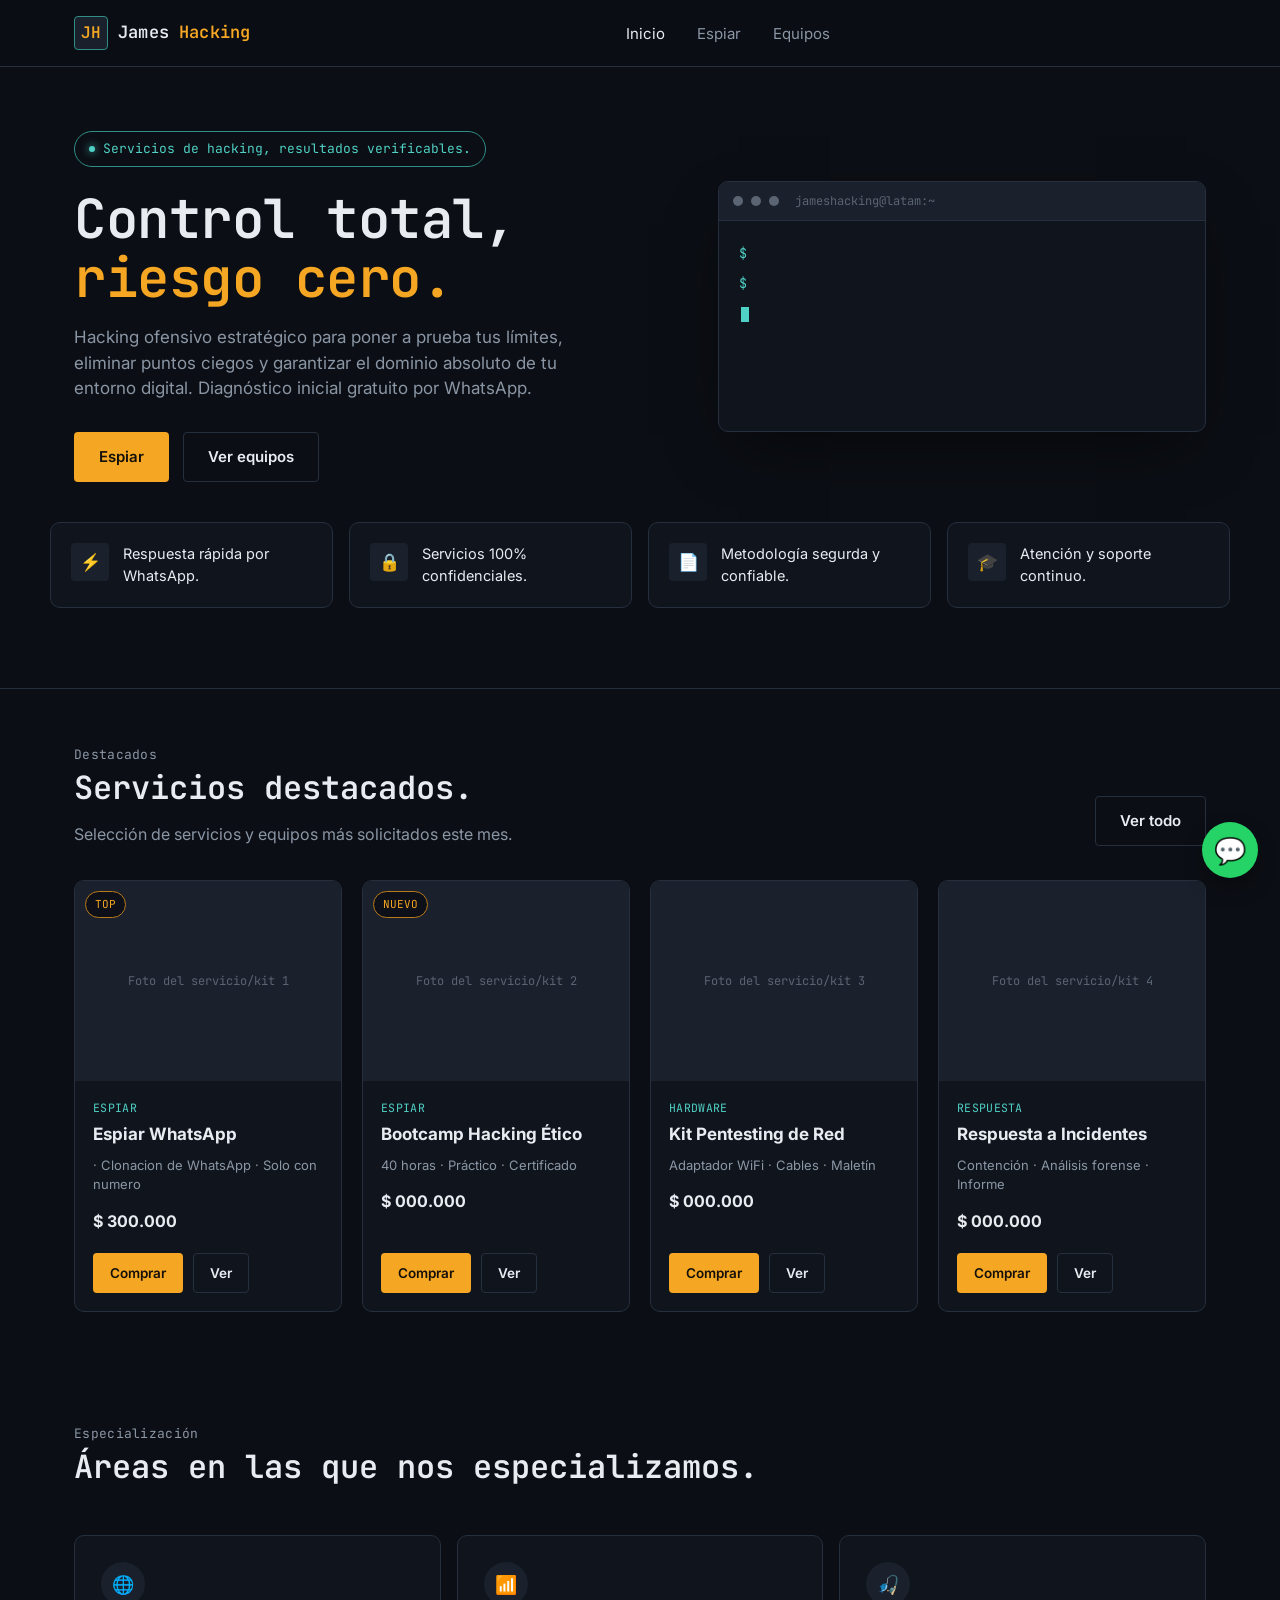
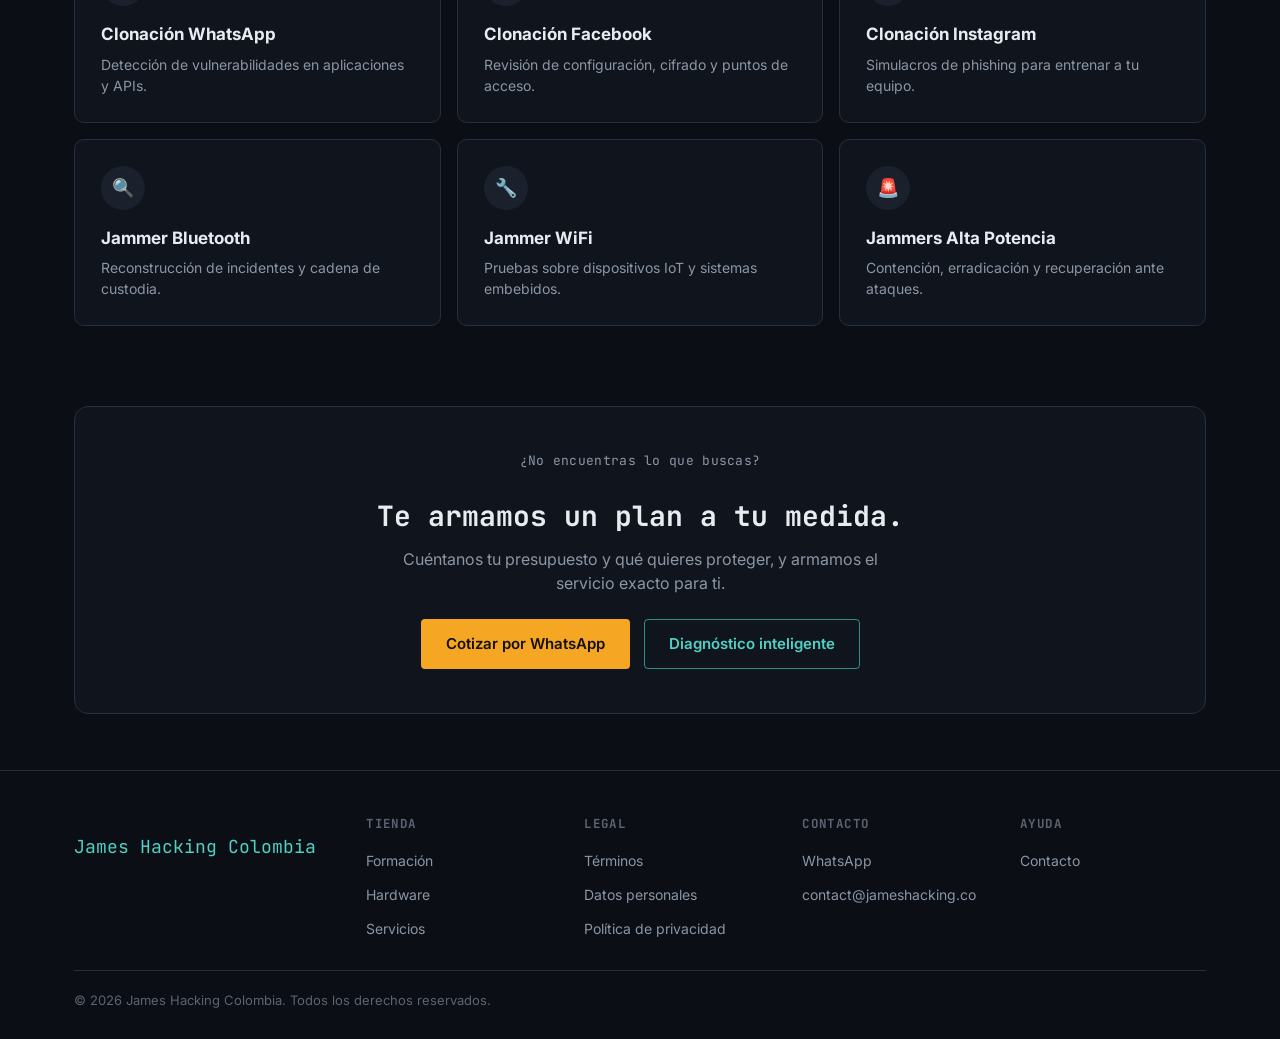
<file: index.html>
<!DOCTYPE html>
<html lang="es">
<head>
<meta charset="UTF-8" />
<meta name="viewport" content="width=device-width, initial-scale=1.0" />
<title>James Hacking — Ciberseguridad</title>
<meta name="description" content="Auditorías de seguridad, seguridad ofensiva y equipos. James Hacking Colombia." />
<link rel="preconnect" href="https://fonts.googleapis.com">
<link href="https://fonts.googleapis.com/css2?family=Inter:wght@400;500;600;700&family=JetBrains+Mono:wght@500;600;700&display=swap" rel="stylesheet">
<link rel="stylesheet" href="css/style.css" />
</head>
<body>

<!-- ============ NAV ============ -->
<header class="nav">
  <div class="nav-inner">
    <a href="index.html" class="brand">
      <span class="brand-mark">JH</span>
      James<span>Hacking</span>
    </a>

    <nav>
      <ul class="nav-links">
        <li><a href="index.html" class="active">Inicio</a></li>
        <li><a href="espiar.html">Espiar</a></li>
        <li><a href="equipos.html">Equipos</a></li>
      </ul>
    </nav>

    <div class="nav-cta">
      <!-- Carrito de compras removido a propósito, según el pedido -->
      <button class="nav-toggle" aria-label="Abrir menú">☰</button>
    </div>
  </div>
</header>

<main>

  <!-- ============ HERO ============ -->
  <section class="hero">
    <div class="container hero-grid">
      <div>
        <span class="badge">Servicios de hacking, resultados verificables.</span>
        <h1>Control total,<br /><em>riesgo cero.</em></h1>
        <p class="lead">
          Hacking ofensivo estratégico para poner a prueba tus límites, eliminar puntos ciegos y garantizar el dominio absoluto de tu entorno digital. Diagnóstico inicial gratuito por WhatsApp.
        </p>
        <div class="hero-actions">
          <!-- TODO: WHATSAPP — reemplaza el número por el real -->
          <a class="btn btn-primary" href="https://wa.me/573000000000?text=Hola%2C%20quiero%20agendar%20una%20auditor%C3%ADa" target="_blank" rel="noopener">Espiar</a>
          <a class="btn btn-secondary" href="equipos.html">Ver equipos</a>
        </div>
      </div>

      <div class="terminal" aria-hidden="true">
        <div class="terminal-bar">
          <span class="terminal-dot"></span>
          <span class="terminal-dot"></span>
          <span class="terminal-dot"></span>
          <span class="terminal-title">jameshacking@latam:~</span>
        </div>
        <div class="terminal-body" data-terminal>
          <p class="line"><span class="prompt">$</span> <span data-text="escaneando superficie de ataque..."></span></p>
          <p class="line"><span data-text="3 puertos abiertos, 1 servicio desactualizado"></span></p>
          <p class="line"><span class="prompt">$</span> <span data-text="generando reporte ejecutivo..."></span></p>
          <p class="line"><span class="ok" data-text="listo. hablemos de cómo cerrarlo →"></span></p>
          <span class="cursor"></span>
        </div>
      </div>
    </div>

    <div class="container features">
      <div class="feature-item">
        <div class="feature-icon">⚡</div>
        <p>Respuesta rápida por WhatsApp.</p>
      </div>
      <div class="feature-item">
        <div class="feature-icon">🔒</div>
        <p>Servicios 100% confidenciales.</p>
      </div>
      <div class="feature-item">
        <div class="feature-icon">📄</div>
        <p>Metodología segurda y confiable.</p>
      </div>
      <div class="feature-item">
        <div class="feature-icon">🎓</div>
        <p>Atención y soporte continuo.</p>
      </div>
    </div>
  </section>

  <!-- ============ SERVICIOS / KITS DESTACADOS ============ -->
  <section class="section">
    <div class="container">
      <div class="section-top">
        <div>
          <p class="eyebrow">Destacados</p>
          <h2>Servicios destacados.</h2>
          <p>Selección de servicios y equipos más solicitados este mes.</p>
        </div>
        <a class="btn btn-secondary" href="equipos.html">Ver todo</a>
      </div>

      <div class="card-grid">

        <div class="card">
          <div class="card-media">
                <!-- TODO: <img src="assets/destacado-2.jpg" alt="..."> -->

            Foto del servicio/kit 1
            <span class="card-tag">TOP</span>
          </div>
          <div class="card-body">
            <span class="card-cat">ESPIAR</span>
            <h3>Espiar WhatsApp</h3>
            <p class="card-specs">· Clonacion de WhatsApp · Solo con numero </p>
            <p class="card-price">$ 300.000</p>
            <div class="card-actions">
              <!-- TODO: WHATSAPP -->
              <a class="btn btn-primary btn-sm" href="https://wa.me/573000000000?text=Hola%2C%20me%20interesa%20el%20Pentest%20Web%20Esencial" target="_blank" rel="noopener">Comprar</a>
              <a class="btn btn-secondary btn-sm" href="formacion.html">Ver</a>
            </div>
          </div>
        </div>

        <div class="card">
          <div class="card-media">
            <!-- TODO: <img src="assets/destacado-2.jpg" alt="..."> -->
            Foto del servicio/kit 2
            <span class="card-tag">NUEVO</span>
          </div>
          <div class="card-body">
            <span class="card-cat">ESPIAR</span>
            <h3>Bootcamp Hacking Ético</h3>
            <p class="card-specs">40 horas · Práctico · Certificado</p>
            <p class="card-price">$ 000.000</p>
            <div class="card-actions">
              <!-- TODO: WHATSAPP -->
              <a class="btn btn-primary btn-sm" href="https://wa.me/573000000000?text=Hola%2C%20me%20interesa%20el%20Bootcamp%20de%20Hacking%20%C3%89tico" target="_blank" rel="noopener">Comprar</a>
              <a class="btn btn-secondary btn-sm" href="formacion.html">Ver</a>
            </div>
          </div>
        </div>

        <!-- TARJETA 3 — TODO: reemplazar imagen, categoría, título, specs y precio -->
        <div class="card">
          <div class="card-media">
            <!-- TODO: <img src="assets/destacado-3.jpg" alt="..."> -->
            Foto del servicio/kit 3
          </div>
          <div class="card-body">
            <span class="card-cat">HARDWARE</span>
            <h3>Kit Pentesting de Red</h3>
            <p class="card-specs">Adaptador WiFi · Cables · Maletín</p>
            <p class="card-price">$ 000.000</p>
            <div class="card-actions">
              <!-- TODO: WHATSAPP -->
              <a class="btn btn-primary btn-sm" href="https://wa.me/573000000000?text=Hola%2C%20me%20interesa%20el%20Kit%20de%20Pentesting%20de%20Red" target="_blank" rel="noopener">Comprar</a>
              <a class="btn btn-secondary btn-sm" href="hardware.html">Ver</a>
            </div>
          </div>
        </div>

        <!-- TARJETA 4 — TODO: reemplazar imagen, categoría, título, specs y precio -->
        <div class="card">
          <div class="card-media">
            <!-- TODO: <img src="assets/destacado-4.jpg" alt="..."> -->
            Foto del servicio/kit 4
          </div>
          <div class="card-body">
            <span class="card-cat">RESPUESTA</span>
            <h3>Respuesta a Incidentes</h3>
            <p class="card-specs">Contención · Análisis forense · Informe</p>
            <p class="card-price">$ 000.000</p>
            <div class="card-actions">
              <!-- TODO: WHATSAPP -->
              <a class="btn btn-primary btn-sm" href="https://wa.me/573000000000?text=Hola%2C%20necesito%20respuesta%20a%20incidentes" target="_blank" rel="noopener">Comprar</a>
              <a class="btn btn-secondary btn-sm" href="formacion.html">Ver</a>
            </div>
          </div>
        </div>

      </div>
    </div>
  </section>

  <!-- ============ ÁREAS DE ESPECIALIZACIÓN ============ -->
  <section class="section">
    <div class="container">
      <div class="section-top">
        <div>
          <p class="eyebrow">Especialización</p>
          <h2>Áreas en las que nos especializamos.</h2>
        </div>
      </div>

      <div class="cat-grid">
        <div class="cat-card">
          <div class="cat-icon">🌐</div>
          <h3>Clonación WhatsApp</h3>
          <p>Detección de vulnerabilidades en aplicaciones y APIs.</p>
        </div>
        <div class="cat-card">
          <div class="cat-icon">📶</div>
          <h3>Clonación Facebook</h3>
          <p>Revisión de configuración, cifrado y puntos de acceso.</p>
        </div>
        <div class="cat-card">
          <div class="cat-icon">🎣</div>
          <h3>Clonación Instagram</h3>
          <p>Simulacros de phishing para entrenar a tu equipo.</p>
        </div>
        <div class="cat-card">
          <div class="cat-icon">🔍</div>
          <h3>Jammer Bluetooth</h3>
          <p>Reconstrucción de incidentes y cadena de custodia.</p>
        </div>
        <div class="cat-card">
          <div class="cat-icon">🔧</div>
          <h3>Jammer WiFi</h3>
          <p>Pruebas sobre dispositivos IoT y sistemas embebidos.</p>
        </div>
        <div class="cat-card">
          <div class="cat-icon">🚨</div>
          <h3>Jammers Alta Potencia</h3>
          <p>Contención, erradicación y recuperación ante ataques.</p>
        </div>
      </div>
    </div>
  </section>

  <!-- ============ CTA FINAL (igual en todas las páginas) ============ -->
  <div class="container">
    <div class="cta-panel">
      <p class="eyebrow">¿No encuentras lo que buscas?</p>
      <h2>Te armamos un plan a tu medida.</h2>
      <p>Cuéntanos tu presupuesto y qué quieres proteger, y armamos el servicio exacto para ti.</p>
      <div class="cta-actions">
        <!-- TODO: WHATSAPP -->
        <a class="btn btn-primary" href="https://wa.me/573000000000?text=Hola%2C%20quiero%20cotizar%20un%20servicio%20a%20mi%20medida" target="_blank" rel="noopener">Cotizar por WhatsApp</a>
        <a class="btn btn-outline-cyan" href="formacion.html">Diagnóstico inteligente</a>
      </div>
    </div>
  </div>

</main>

<!-- ============ FOOTER (igual en todas las páginas) ============ -->
<footer class="footer">
  <div class="container">
    <div class="footer-grid">
      <div>
        <p class="footer-brand">James Hacking Colombia</p>
      </div>
      <div class="footer-col">
        <h4>TIENDA</h4>
        <ul>
          <li><a href="formacion.html">Formación</a></li>
          <li><a href="hardware.html">Hardware</a></li>
          <li><a href="index.html">Servicios</a></li>
        </ul>
      </div>
      <div class="footer-col">
        <h4>LEGAL</h4>
        <ul>
          <li><a href="#">Términos</a></li>
          <li><a href="#">Datos personales</a></li>
          <li><a href="#">Política de privacidad</a></li>
        </ul>
      </div>
      <div class="footer-col">
        <h4>CONTACTO</h4>
        <ul>
          <!-- TODO: WHATSAPP -->
          <li><a href="https://wa.me/573000000000" target="_blank" rel="noopener">WhatsApp</a></li>
          <li><a href="mailto:contact@jameshacking.co">contact@jameshacking.co</a></li>
        </ul>
      </div>
      <div class="footer-col">
        <h4>AYUDA</h4>
        <ul>
          <li><a href="#">Contacto</a></li>
        </ul>
      </div>
    </div>
    <div class="footer-bottom">
      © <span data-year></span> James Hacking Colombia. Todos los derechos reservados.
    </div>
  </div>
</footer>

<!-- ============ WHATSAPP FLOTANTE ============ -->
<!-- TODO: WHATSAPP -->
<a class="whatsapp-float" href="https://wa.me/573000000000" target="_blank" rel="noopener" aria-label="Escríbenos por WhatsApp">💬</a>

<script src="js/script.js"></script>
</body>
</html>
</file>
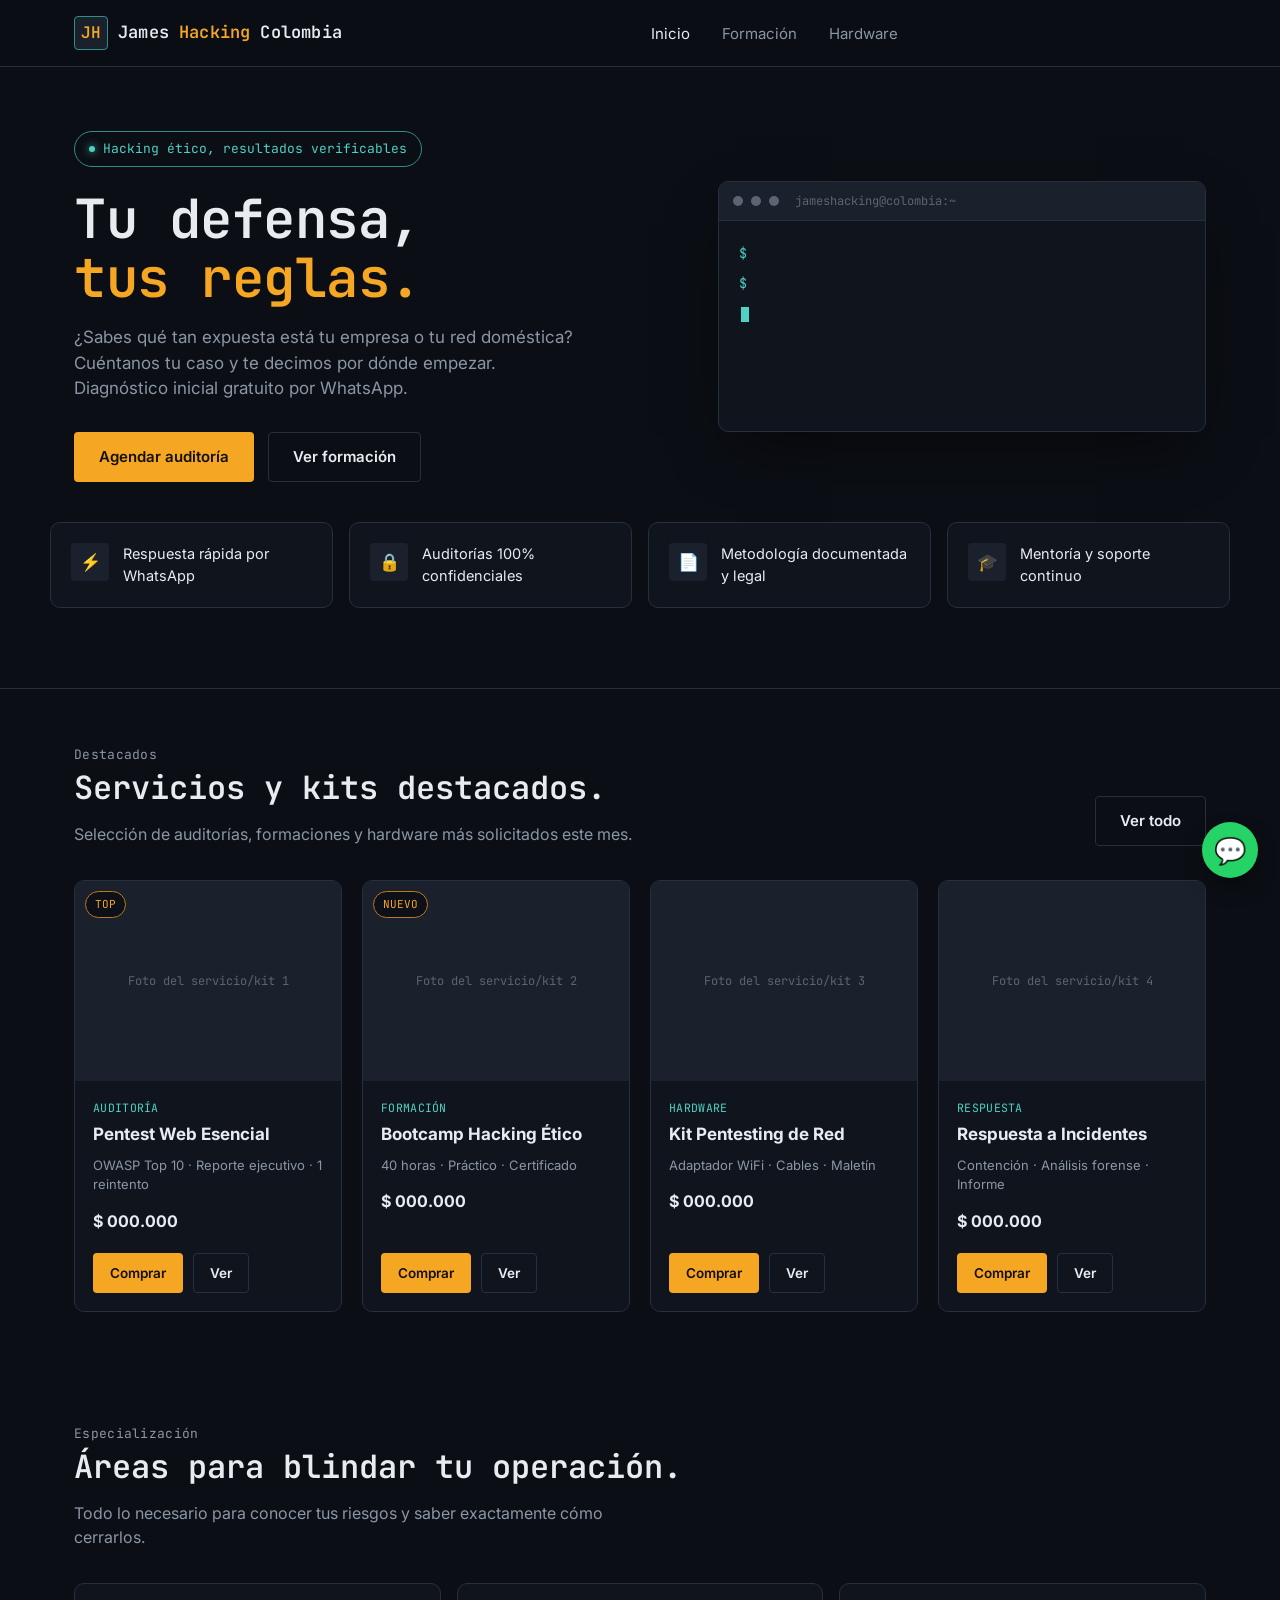
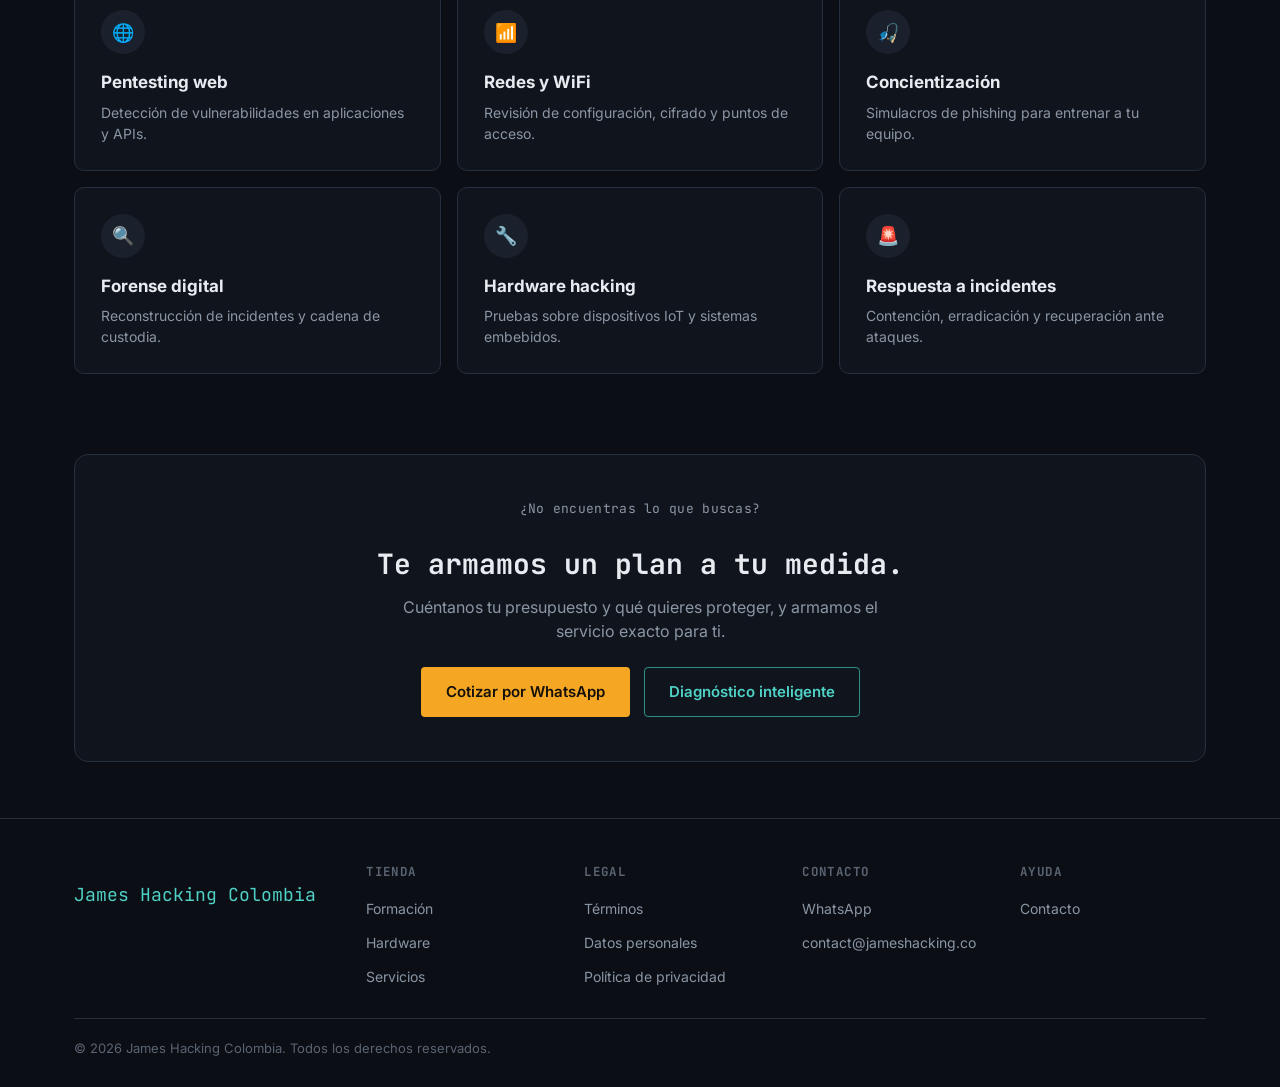
<file: james-hacking-colombia/index.html>
<!DOCTYPE html>
<html lang="es">
<head>
<meta charset="UTF-8" />
<meta name="viewport" content="width=device-width, initial-scale=1.0" />
<title>James Hacking Colombia — Seguridad ofensiva y formación en ciberseguridad</title>
<meta name="description" content="Auditorías de seguridad, formación en hacking ético y hardware para pentesting. James Hacking Colombia." />
<link rel="preconnect" href="https://fonts.googleapis.com">
<link href="https://fonts.googleapis.com/css2?family=Inter:wght@400;500;600;700&family=JetBrains+Mono:wght@500;600;700&display=swap" rel="stylesheet">
<link rel="stylesheet" href="css/style.css" />
</head>
<body>

<!-- ============ NAV ============ -->
<header class="nav">
  <div class="nav-inner">
    <a href="index.html" class="brand">
      <span class="brand-mark">JH</span>
      James<span>Hacking</span>Colombia
    </a>

    <nav>
      <ul class="nav-links">
        <li><a href="index.html" class="active">Inicio</a></li>
        <li><a href="formacion.html">Formación</a></li>
        <li><a href="hardware.html">Hardware</a></li>
      </ul>
    </nav>

    <div class="nav-cta">
      <!-- Carrito de compras removido a propósito, según el pedido -->
      <button class="nav-toggle" aria-label="Abrir menú">☰</button>
    </div>
  </div>
</header>

<main>

  <!-- ============ HERO ============ -->
  <section class="hero">
    <div class="container hero-grid">
      <div>
        <span class="badge">Hacking ético, resultados verificables</span>
        <h1>Tu defensa,<br /><em>tus reglas.</em></h1>
        <p class="lead">
          ¿Sabes qué tan expuesta está tu empresa o tu red doméstica? Cuéntanos tu caso
          y te decimos por dónde empezar. Diagnóstico inicial gratuito por WhatsApp.
        </p>
        <div class="hero-actions">
          <!-- TODO: WHATSAPP — reemplaza el número por el real -->
          <a class="btn btn-primary" href="https://wa.me/573000000000?text=Hola%2C%20quiero%20agendar%20una%20auditor%C3%ADa" target="_blank" rel="noopener">Agendar auditoría</a>
          <a class="btn btn-secondary" href="formacion.html">Ver formación</a>
        </div>
      </div>

      <div class="terminal" aria-hidden="true">
        <div class="terminal-bar">
          <span class="terminal-dot"></span>
          <span class="terminal-dot"></span>
          <span class="terminal-dot"></span>
          <span class="terminal-title">jameshacking@colombia:~</span>
        </div>
        <div class="terminal-body" data-terminal>
          <p class="line"><span class="prompt">$</span> <span data-text="escaneando superficie de ataque..."></span></p>
          <p class="line"><span data-text="3 puertos abiertos, 1 servicio desactualizado"></span></p>
          <p class="line"><span class="prompt">$</span> <span data-text="generando reporte ejecutivo..."></span></p>
          <p class="line"><span class="ok" data-text="listo. hablemos de cómo cerrarlo →"></span></p>
          <span class="cursor"></span>
        </div>
      </div>
    </div>

    <div class="container features">
      <div class="feature-item">
        <div class="feature-icon">⚡</div>
        <p>Respuesta rápida por WhatsApp</p>
      </div>
      <div class="feature-item">
        <div class="feature-icon">🔒</div>
        <p>Auditorías 100% confidenciales</p>
      </div>
      <div class="feature-item">
        <div class="feature-icon">📄</div>
        <p>Metodología documentada y legal</p>
      </div>
      <div class="feature-item">
        <div class="feature-icon">🎓</div>
        <p>Mentoría y soporte continuo</p>
      </div>
    </div>
  </section>

  <!-- ============ SERVICIOS / KITS DESTACADOS ============ -->
  <section class="section">
    <div class="container">
      <div class="section-top">
        <div>
          <p class="eyebrow">Destacados</p>
          <h2>Servicios y kits destacados.</h2>
          <p>Selección de auditorías, formaciones y hardware más solicitados este mes.</p>
        </div>
        <a class="btn btn-secondary" href="hardware.html">Ver todo</a>
      </div>

      <div class="card-grid">

        <!-- TARJETA 1 — TODO: reemplazar imagen, categoría, título, specs y precio -->
        <div class="card">
          <div class="card-media">
            <!-- TODO: <img src="assets/destacado-1.jpg" alt="..."> -->
            Foto del servicio/kit 1
            <span class="card-tag">TOP</span>
          </div>
          <div class="card-body">
            <span class="card-cat">AUDITORÍA</span>
            <h3>Pentest Web Esencial</h3>
            <p class="card-specs">OWASP Top 10 · Reporte ejecutivo · 1 reintento</p>
            <p class="card-price">$ 000.000</p>
            <div class="card-actions">
              <!-- TODO: WHATSAPP -->
              <a class="btn btn-primary btn-sm" href="https://wa.me/573000000000?text=Hola%2C%20me%20interesa%20el%20Pentest%20Web%20Esencial" target="_blank" rel="noopener">Comprar</a>
              <a class="btn btn-secondary btn-sm" href="formacion.html">Ver</a>
            </div>
          </div>
        </div>

        <!-- TARJETA 2 — TODO: reemplazar imagen, categoría, título, specs y precio -->
        <div class="card">
          <div class="card-media">
            <!-- TODO: <img src="assets/destacado-2.jpg" alt="..."> -->
            Foto del servicio/kit 2
            <span class="card-tag">NUEVO</span>
          </div>
          <div class="card-body">
            <span class="card-cat">FORMACIÓN</span>
            <h3>Bootcamp Hacking Ético</h3>
            <p class="card-specs">40 horas · Práctico · Certificado</p>
            <p class="card-price">$ 000.000</p>
            <div class="card-actions">
              <!-- TODO: WHATSAPP -->
              <a class="btn btn-primary btn-sm" href="https://wa.me/573000000000?text=Hola%2C%20me%20interesa%20el%20Bootcamp%20de%20Hacking%20%C3%89tico" target="_blank" rel="noopener">Comprar</a>
              <a class="btn btn-secondary btn-sm" href="formacion.html">Ver</a>
            </div>
          </div>
        </div>

        <!-- TARJETA 3 — TODO: reemplazar imagen, categoría, título, specs y precio -->
        <div class="card">
          <div class="card-media">
            <!-- TODO: <img src="assets/destacado-3.jpg" alt="..."> -->
            Foto del servicio/kit 3
          </div>
          <div class="card-body">
            <span class="card-cat">HARDWARE</span>
            <h3>Kit Pentesting de Red</h3>
            <p class="card-specs">Adaptador WiFi · Cables · Maletín</p>
            <p class="card-price">$ 000.000</p>
            <div class="card-actions">
              <!-- TODO: WHATSAPP -->
              <a class="btn btn-primary btn-sm" href="https://wa.me/573000000000?text=Hola%2C%20me%20interesa%20el%20Kit%20de%20Pentesting%20de%20Red" target="_blank" rel="noopener">Comprar</a>
              <a class="btn btn-secondary btn-sm" href="hardware.html">Ver</a>
            </div>
          </div>
        </div>

        <!-- TARJETA 4 — TODO: reemplazar imagen, categoría, título, specs y precio -->
        <div class="card">
          <div class="card-media">
            <!-- TODO: <img src="assets/destacado-4.jpg" alt="..."> -->
            Foto del servicio/kit 4
          </div>
          <div class="card-body">
            <span class="card-cat">RESPUESTA</span>
            <h3>Respuesta a Incidentes</h3>
            <p class="card-specs">Contención · Análisis forense · Informe</p>
            <p class="card-price">$ 000.000</p>
            <div class="card-actions">
              <!-- TODO: WHATSAPP -->
              <a class="btn btn-primary btn-sm" href="https://wa.me/573000000000?text=Hola%2C%20necesito%20respuesta%20a%20incidentes" target="_blank" rel="noopener">Comprar</a>
              <a class="btn btn-secondary btn-sm" href="formacion.html">Ver</a>
            </div>
          </div>
        </div>

      </div>
    </div>
  </section>

  <!-- ============ ÁREAS DE ESPECIALIZACIÓN ============ -->
  <section class="section">
    <div class="container">
      <div class="section-top">
        <div>
          <p class="eyebrow">Especialización</p>
          <h2>Áreas para blindar tu operación.</h2>
          <p>Todo lo necesario para conocer tus riesgos y saber exactamente cómo cerrarlos.</p>
        </div>
      </div>

      <div class="cat-grid">
        <div class="cat-card">
          <div class="cat-icon">🌐</div>
          <h3>Pentesting web</h3>
          <p>Detección de vulnerabilidades en aplicaciones y APIs.</p>
        </div>
        <div class="cat-card">
          <div class="cat-icon">📶</div>
          <h3>Redes y WiFi</h3>
          <p>Revisión de configuración, cifrado y puntos de acceso.</p>
        </div>
        <div class="cat-card">
          <div class="cat-icon">🎣</div>
          <h3>Concientización</h3>
          <p>Simulacros de phishing para entrenar a tu equipo.</p>
        </div>
        <div class="cat-card">
          <div class="cat-icon">🔍</div>
          <h3>Forense digital</h3>
          <p>Reconstrucción de incidentes y cadena de custodia.</p>
        </div>
        <div class="cat-card">
          <div class="cat-icon">🔧</div>
          <h3>Hardware hacking</h3>
          <p>Pruebas sobre dispositivos IoT y sistemas embebidos.</p>
        </div>
        <div class="cat-card">
          <div class="cat-icon">🚨</div>
          <h3>Respuesta a incidentes</h3>
          <p>Contención, erradicación y recuperación ante ataques.</p>
        </div>
      </div>
    </div>
  </section>

  <!-- ============ CTA FINAL (igual en todas las páginas) ============ -->
  <div class="container">
    <div class="cta-panel">
      <p class="eyebrow">¿No encuentras lo que buscas?</p>
      <h2>Te armamos un plan a tu medida.</h2>
      <p>Cuéntanos tu presupuesto y qué quieres proteger, y armamos el servicio exacto para ti.</p>
      <div class="cta-actions">
        <!-- TODO: WHATSAPP -->
        <a class="btn btn-primary" href="https://wa.me/573000000000?text=Hola%2C%20quiero%20cotizar%20un%20servicio%20a%20mi%20medida" target="_blank" rel="noopener">Cotizar por WhatsApp</a>
        <a class="btn btn-outline-cyan" href="formacion.html">Diagnóstico inteligente</a>
      </div>
    </div>
  </div>

</main>

<!-- ============ FOOTER (igual en todas las páginas) ============ -->
<footer class="footer">
  <div class="container">
    <div class="footer-grid">
      <div>
        <p class="footer-brand">James Hacking Colombia</p>
      </div>
      <div class="footer-col">
        <h4>TIENDA</h4>
        <ul>
          <li><a href="formacion.html">Formación</a></li>
          <li><a href="hardware.html">Hardware</a></li>
          <li><a href="index.html">Servicios</a></li>
        </ul>
      </div>
      <div class="footer-col">
        <h4>LEGAL</h4>
        <ul>
          <li><a href="#">Términos</a></li>
          <li><a href="#">Datos personales</a></li>
          <li><a href="#">Política de privacidad</a></li>
        </ul>
      </div>
      <div class="footer-col">
        <h4>CONTACTO</h4>
        <ul>
          <!-- TODO: WHATSAPP -->
          <li><a href="https://wa.me/573000000000" target="_blank" rel="noopener">WhatsApp</a></li>
          <li><a href="mailto:contact@jameshacking.co">contact@jameshacking.co</a></li>
        </ul>
      </div>
      <div class="footer-col">
        <h4>AYUDA</h4>
        <ul>
          <li><a href="#">Contacto</a></li>
        </ul>
      </div>
    </div>
    <div class="footer-bottom">
      © <span data-year></span> James Hacking Colombia. Todos los derechos reservados.
    </div>
  </div>
</footer>

<!-- ============ WHATSAPP FLOTANTE ============ -->
<!-- TODO: WHATSAPP -->
<a class="whatsapp-float" href="https://wa.me/573000000000" target="_blank" rel="noopener" aria-label="Escríbenos por WhatsApp">💬</a>

<script src="js/script.js"></script>
</body>
</html>
</file>
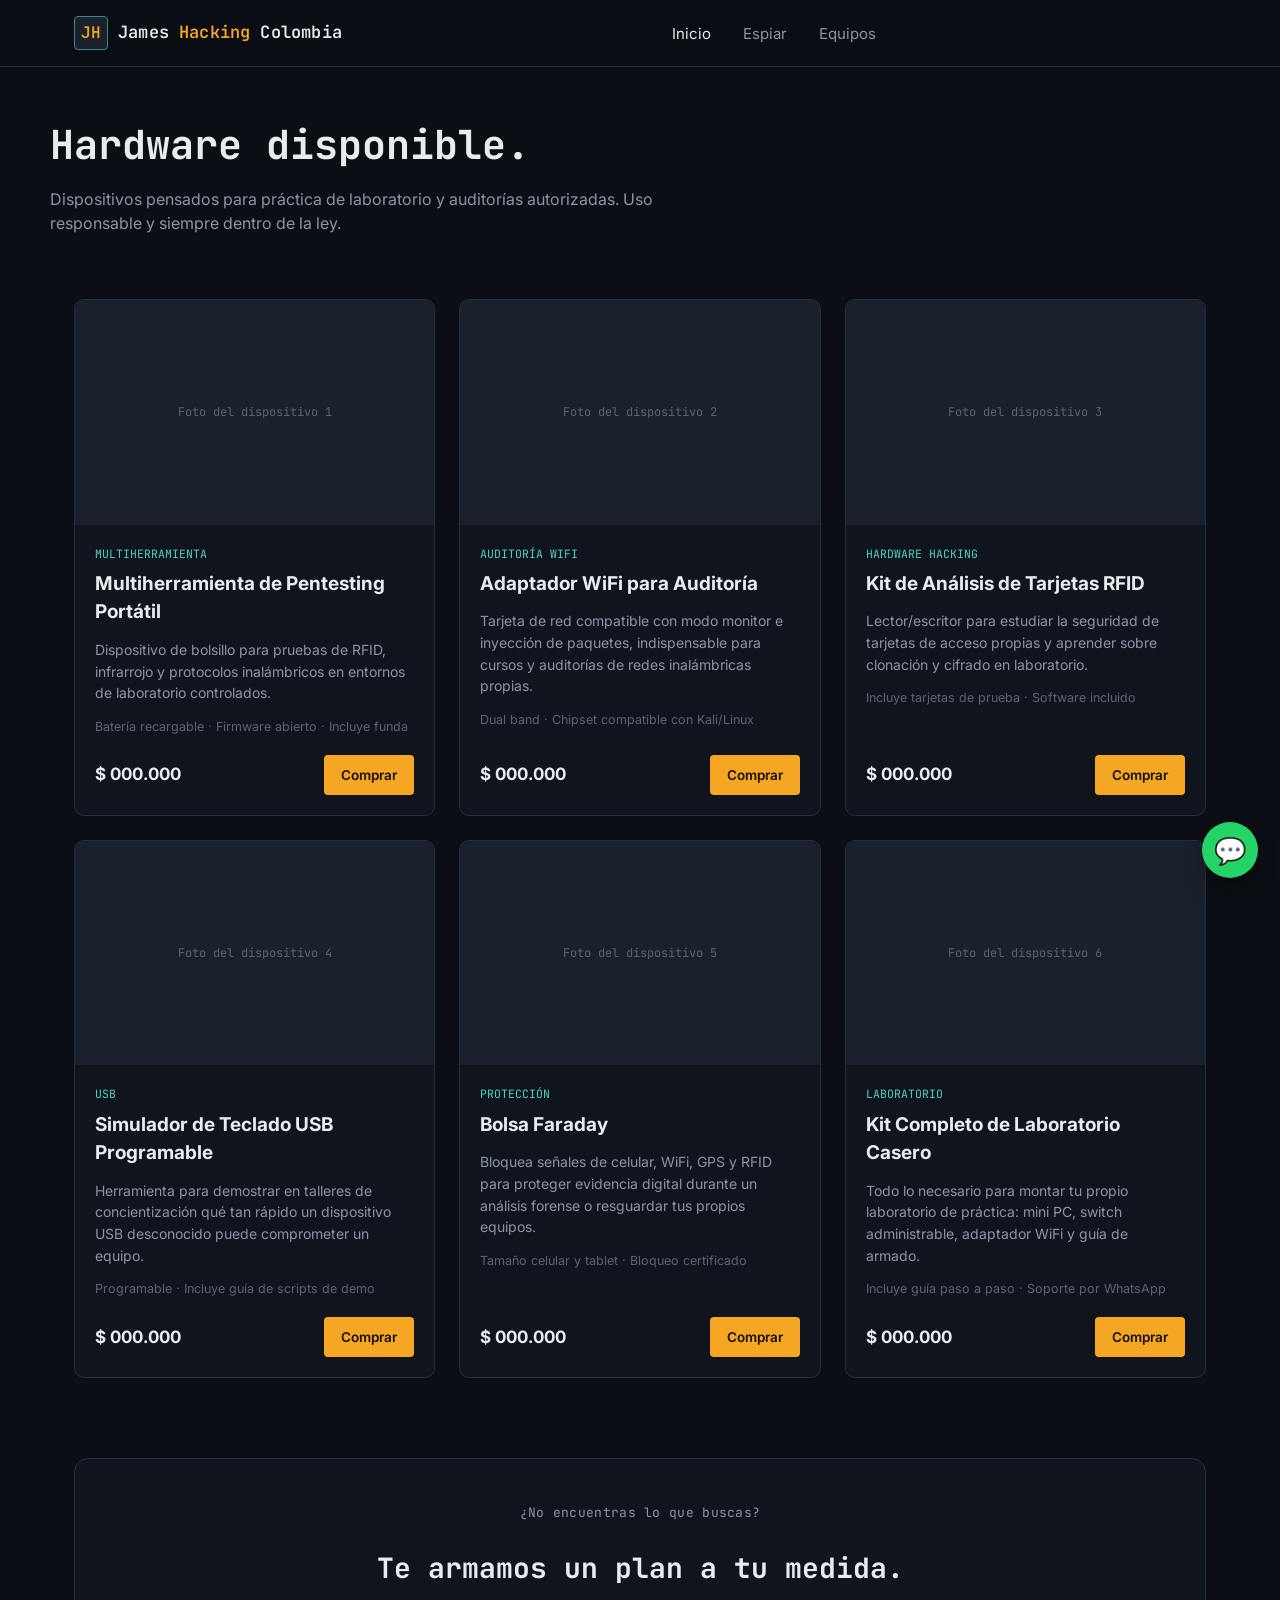
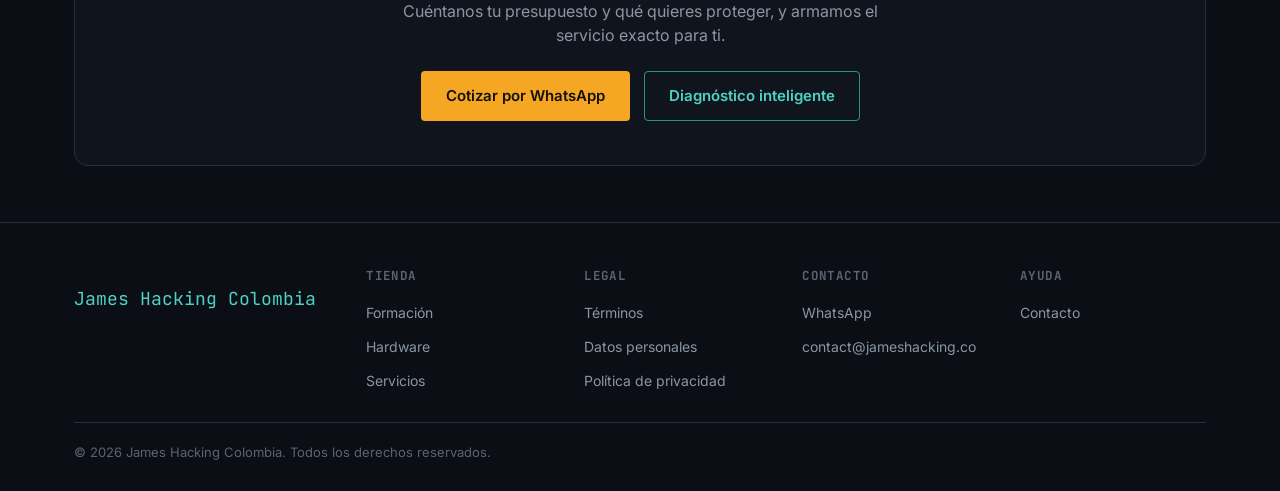
<file: equipos.html>
<!DOCTYPE html>
<html lang="es">
<head>
<meta charset="UTF-8" />
<meta name="viewport" content="width=device-width, initial-scale=1.0" />
<title>Hardware para pentesting — James Hacking Colombia</title>
<meta name="description" content="Dispositivos y kits para práctica de hacking ético y auditorías de seguridad." />
<link rel="preconnect" href="https://fonts.googleapis.com">
<link href="https://fonts.googleapis.com/css2?family=Inter:wght@400;500;600;700&family=JetBrains+Mono:wght@500;600;700&display=swap" rel="stylesheet">
<link rel="stylesheet" href="css/style.css" />
</head>
<body>

<!-- ============ NAV ============ -->
<header class="nav">
  <div class="nav-inner">
    <a href="index.html" class="brand">
      <span class="brand-mark">JH</span>
      James<span>Hacking</span>Colombia
    </a>

    <nav>
      <ul class="nav-links">
        <li><a href="index.html" class="active">Inicio</a></li>
        <li><a href="espiar.html">Espiar</a></li>
        <li><a href="equipos.html">Equipos</a></li>
      </ul>
    </nav>

    <div class="nav-cta">
      <!-- Carrito de compras removido a propósito, según el pedido -->
      <button class="nav-toggle" aria-label="Abrir menú">☰</button>
    </div>
  </div>
</header>

<main>

  <div class="container page-header">
    <h1>Hardware disponible.</h1>
    <p>Dispositivos pensados para práctica de laboratorio y auditorías autorizadas. Uso responsable y siempre dentro de la ley.</p>
  </div>

  <section class="section">
    <div class="container">
      <div class="catalog-grid">

        <!-- HARDWARE 1 — TODO: reemplazar imagen, categoría, título, descripción, specs y precio -->
        <div class="catalog-card">
          <div class="catalog-media">
            <!-- TODO: <img src="assets/hardware-1.jpg" alt="..."> -->
            Foto del dispositivo 1
          </div>
          <div class="catalog-body">
            <span class="catalog-cat">MULTIHERRAMIENTA</span>
            <h3>Multiherramienta de Pentesting Portátil</h3>
            <p class="catalog-desc">
              Dispositivo de bolsillo para pruebas de RFID, infrarrojo y protocolos
              inalámbricos en entornos de laboratorio controlados.
            </p>
            <p class="catalog-specs">Batería recargable · Firmware abierto · Incluye funda</p>
            <div class="catalog-footer">
              <span class="catalog-price">$ 000.000</span>
              <!-- TODO: WHATSAPP -->
              <a class="btn btn-primary btn-sm" href="https://wa.me/573000000000?text=Hola%2C%20me%20interesa%20la%20Multiherramienta%20de%20Pentesting" target="_blank" rel="noopener">Comprar</a>
            </div>
          </div>
        </div>

        <!-- HARDWARE 2 — TODO: reemplazar imagen, categoría, título, descripción, specs y precio -->
        <div class="catalog-card">
          <div class="catalog-media">
            <!-- TODO: <img src="assets/hardware-2.jpg" alt="..."> -->
            Foto del dispositivo 2
          </div>
          <div class="catalog-body">
            <span class="catalog-cat">AUDITORÍA WIFI</span>
            <h3>Adaptador WiFi para Auditoría</h3>
            <p class="catalog-desc">
              Tarjeta de red compatible con modo monitor e inyección de paquetes,
              indispensable para cursos y auditorías de redes inalámbricas propias.
            </p>
            <p class="catalog-specs">Dual band · Chipset compatible con Kali/Linux</p>
            <div class="catalog-footer">
              <span class="catalog-price">$ 000.000</span>
              <!-- TODO: WHATSAPP -->
              <a class="btn btn-primary btn-sm" href="https://wa.me/573000000000?text=Hola%2C%20me%20interesa%20el%20Adaptador%20WiFi%20para%20Auditor%C3%ADa" target="_blank" rel="noopener">Comprar</a>
            </div>
          </div>
        </div>

        <!-- HARDWARE 3 — TODO: reemplazar imagen, categoría, título, descripción, specs y precio -->
        <div class="catalog-card">
          <div class="catalog-media">
            <!-- TODO: <img src="assets/hardware-3.jpg" alt="..."> -->
            Foto del dispositivo 3
          </div>
          <div class="catalog-body">
            <span class="catalog-cat">HARDWARE HACKING</span>
            <h3>Kit de Análisis de Tarjetas RFID</h3>
            <p class="catalog-desc">
              Lector/escritor para estudiar la seguridad de tarjetas de acceso
              propias y aprender sobre clonación y cifrado en laboratorio.
            </p>
            <p class="catalog-specs">Incluye tarjetas de prueba · Software incluido</p>
            <div class="catalog-footer">
              <span class="catalog-price">$ 000.000</span>
              <!-- TODO: WHATSAPP -->
              <a class="btn btn-primary btn-sm" href="https://wa.me/573000000000?text=Hola%2C%20me%20interesa%20el%20Kit%20de%20An%C3%A1lisis%20RFID" target="_blank" rel="noopener">Comprar</a>
            </div>
          </div>
        </div>

        <!-- HARDWARE 4 — TODO: reemplazar imagen, categoría, título, descripción, specs y precio -->
        <div class="catalog-card">
          <div class="catalog-media">
            <!-- TODO: <img src="assets/hardware-4.jpg" alt="..."> -->
            Foto del dispositivo 4
          </div>
          <div class="catalog-body">
            <span class="catalog-cat">USB</span>
            <h3>Simulador de Teclado USB Programable</h3>
            <p class="catalog-desc">
              Herramienta para demostrar en talleres de concientización qué tan
              rápido un dispositivo USB desconocido puede comprometer un equipo.
            </p>
            <p class="catalog-specs">Programable · Incluye guía de scripts de demo</p>
            <div class="catalog-footer">
              <span class="catalog-price">$ 000.000</span>
              <!-- TODO: WHATSAPP -->
              <a class="btn btn-primary btn-sm" href="https://wa.me/573000000000?text=Hola%2C%20me%20interesa%20el%20Simulador%20de%20Teclado%20USB" target="_blank" rel="noopener">Comprar</a>
            </div>
          </div>
        </div>

        <!-- HARDWARE 5 — TODO: reemplazar imagen, categoría, título, descripción, specs y precio -->
        <div class="catalog-card">
          <div class="catalog-media">
            <!-- TODO: <img src="assets/hardware-5.jpg" alt="..."> -->
            Foto del dispositivo 5
          </div>
          <div class="catalog-body">
            <span class="catalog-cat">PROTECCIÓN</span>
            <h3>Bolsa Faraday</h3>
            <p class="catalog-desc">
              Bloquea señales de celular, WiFi, GPS y RFID para proteger evidencia
              digital durante un análisis forense o resguardar tus propios equipos.
            </p>
            <p class="catalog-specs">Tamaño celular y tablet · Bloqueo certificado</p>
            <div class="catalog-footer">
              <span class="catalog-price">$ 000.000</span>
              <!-- TODO: WHATSAPP -->
              <a class="btn btn-primary btn-sm" href="https://wa.me/573000000000?text=Hola%2C%20me%20interesa%20la%20Bolsa%20Faraday" target="_blank" rel="noopener">Comprar</a>
            </div>
          </div>
        </div>

        <!-- HARDWARE 6 — TODO: reemplazar imagen, categoría, título, descripción, specs y precio -->
        <div class="catalog-card">
          <div class="catalog-media">
            <!-- TODO: <img src="assets/hardware-6.jpg" alt="..."> -->
            Foto del dispositivo 6
          </div>
          <div class="catalog-body">
            <span class="catalog-cat">LABORATORIO</span>
            <h3>Kit Completo de Laboratorio Casero</h3>
            <p class="catalog-desc">
              Todo lo necesario para montar tu propio laboratorio de práctica:
              mini PC, switch administrable, adaptador WiFi y guía de armado.
            </p>
            <p class="catalog-specs">Incluye guía paso a paso · Soporte por WhatsApp</p>
            <div class="catalog-footer">
              <span class="catalog-price">$ 000.000</span>
              <!-- TODO: WHATSAPP -->
              <a class="btn btn-primary btn-sm" href="https://wa.me/573000000000?text=Hola%2C%20me%20interesa%20el%20Kit%20Completo%20de%20Laboratorio" target="_blank" rel="noopener">Comprar</a>
            </div>
          </div>
        </div>

      </div>
    </div>
  </section>

  <!-- ============ CTA FINAL (igual en todas las páginas) ============ -->
  <div class="container">
    <div class="cta-panel">
      <p class="eyebrow">¿No encuentras lo que buscas?</p>
      <h2>Te armamos un plan a tu medida.</h2>
      <p>Cuéntanos tu presupuesto y qué quieres proteger, y armamos el servicio exacto para ti.</p>
      <div class="cta-actions">
        <!-- TODO: WHATSAPP -->
        <a class="btn btn-primary" href="https://wa.me/573000000000?text=Hola%2C%20quiero%20cotizar%20un%20servicio%20a%20mi%20medida" target="_blank" rel="noopener">Cotizar por WhatsApp</a>
        <a class="btn btn-outline-cyan" href="formacion.html">Diagnóstico inteligente</a>
      </div>
    </div>
  </div>

</main>

<!-- ============ FOOTER (igual en todas las páginas) ============ -->
<footer class="footer">
  <div class="container">
    <div class="footer-grid">
      <div>
        <p class="footer-brand">James Hacking Colombia</p>
      </div>
      <div class="footer-col">
        <h4>TIENDA</h4>
        <ul>
          <li><a href="formacion.html">Formación</a></li>
          <li><a href="hardware.html">Hardware</a></li>
          <li><a href="index.html">Servicios</a></li>
        </ul>
      </div>
      <div class="footer-col">
        <h4>LEGAL</h4>
        <ul>
          <li><a href="#">Términos</a></li>
          <li><a href="#">Datos personales</a></li>
          <li><a href="#">Política de privacidad</a></li>
        </ul>
      </div>
      <div class="footer-col">
        <h4>CONTACTO</h4>
        <ul>
          <!-- TODO: WHATSAPP -->
          <li><a href="https://wa.me/573000000000" target="_blank" rel="noopener">WhatsApp</a></li>
          <li><a href="mailto:contact@jameshacking.co">contact@jameshacking.co</a></li>
        </ul>
      </div>
      <div class="footer-col">
        <h4>AYUDA</h4>
        <ul>
          <li><a href="#">Contacto</a></li>
        </ul>
      </div>
    </div>
    <div class="footer-bottom">
      © <span data-year></span> James Hacking Colombia. Todos los derechos reservados.
    </div>
  </div>
</footer>

<!-- ============ WHATSAPP FLOTANTE ============ -->
<!-- TODO: WHATSAPP -->
<a class="whatsapp-float" href="https://wa.me/573000000000" target="_blank" rel="noopener" aria-label="Escríbenos por WhatsApp">💬</a>

<script src="js/script.js"></script>
</body>
</html>
</file>
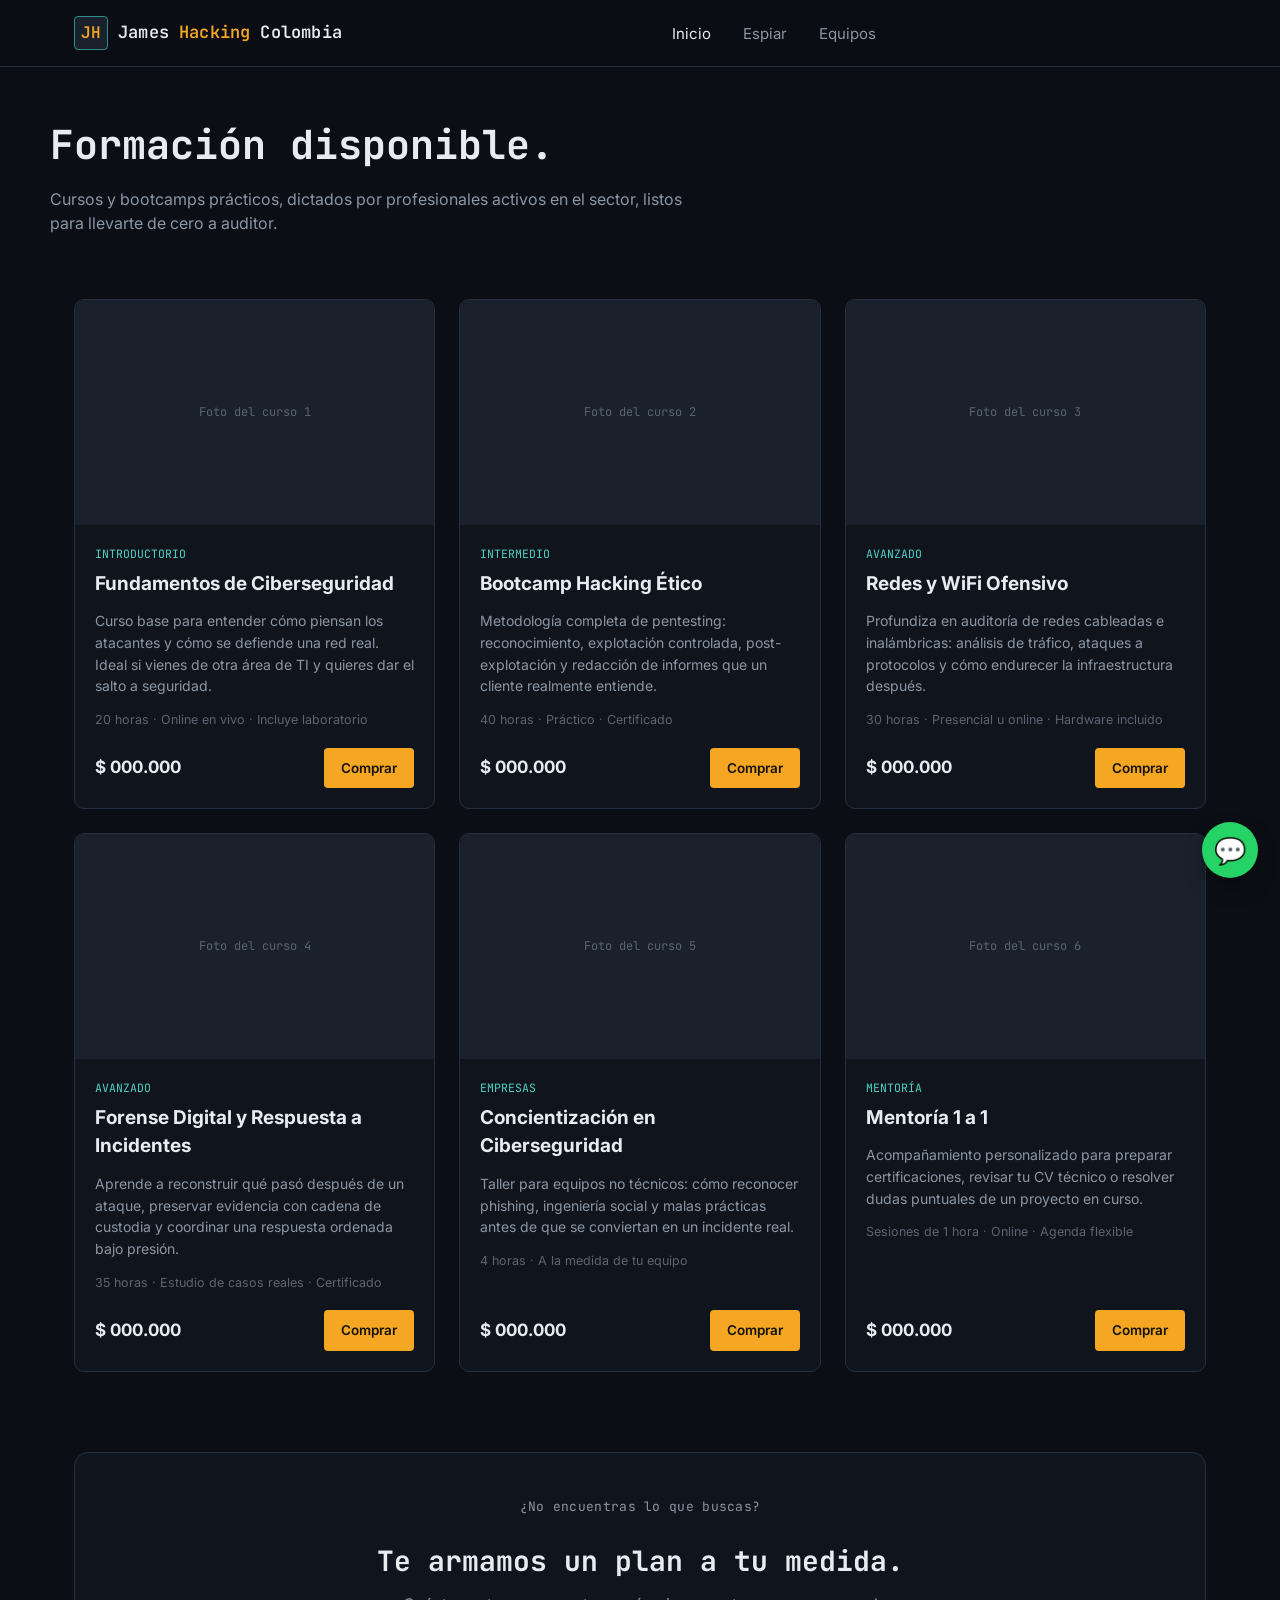
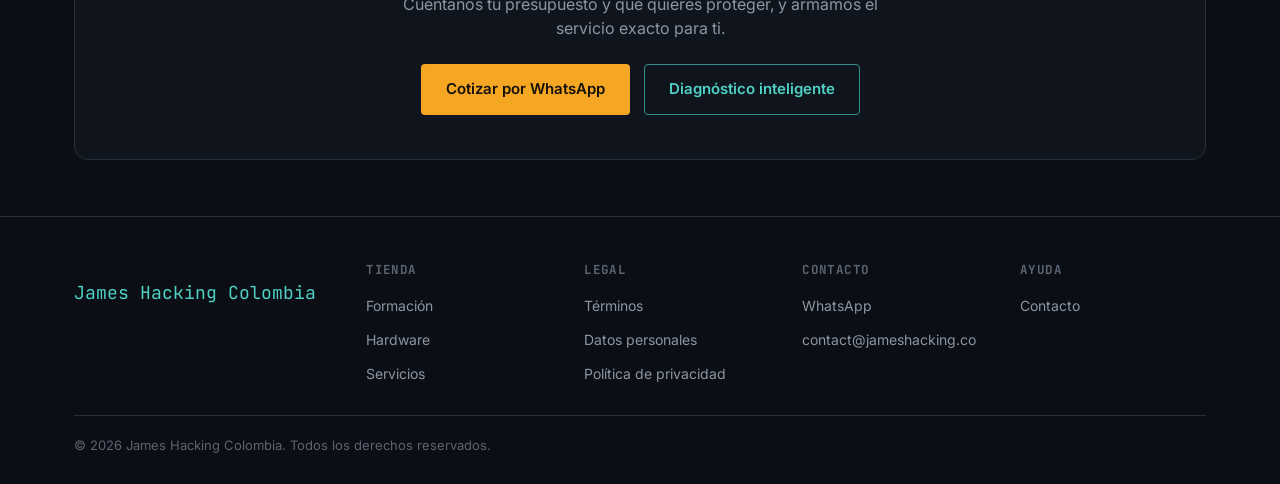
<file: espiar.html>
<!DOCTYPE html>
<html lang="es">
<head>
<meta charset="UTF-8" />
<meta name="viewport" content="width=device-width, initial-scale=1.0" />
<title>Formación en ciberseguridad — James Hacking Colombia</title>
<meta name="description" content="Cursos y bootcamps de hacking ético, pentesting y respuesta a incidentes." />
<link rel="preconnect" href="https://fonts.googleapis.com">
<link href="https://fonts.googleapis.com/css2?family=Inter:wght@400;500;600;700&family=JetBrains+Mono:wght@500;600;700&display=swap" rel="stylesheet">
<link rel="stylesheet" href="css/style.css" />
</head>
<body>

<!-- ============ NAV ============ -->
<header class="nav">
  <div class="nav-inner">
    <a href="index.html" class="brand">
      <span class="brand-mark">JH</span>
      James<span>Hacking</span>Colombia
    </a>

    <nav>
      <ul class="nav-links">
        <li><a href="index.html" class="active">Inicio</a></li>
        <li><a href="espiar.html">Espiar</a></li>
        <li><a href="equipos.html">Equipos</a></li>
      </ul>
    </nav>

    <div class="nav-cta">
      <!-- Carrito de compras removido a propósito, según el pedido -->
      <button class="nav-toggle" aria-label="Abrir menú">☰</button>
    </div>
  </div>
</header>

<main>

  <div class="container page-header">
    <h1>Formación disponible.</h1>
    <p>Cursos y bootcamps prácticos, dictados por profesionales activos en el sector, listos para llevarte de cero a auditor.</p>
  </div>

  <section class="section">
    <div class="container">
      <div class="catalog-grid">

        <!-- CURSO 1 — TODO: reemplazar imagen, categoría, título, descripción, specs y precio -->
        <div class="catalog-card">
          <div class="catalog-media">
            <!-- TODO: <img src="assets/formacion-1.jpg" alt="..."> -->
            Foto del curso 1
          </div>
          <div class="catalog-body">
            <span class="catalog-cat">INTRODUCTORIO</span>
            <h3>Fundamentos de Ciberseguridad</h3>
            <p class="catalog-desc">
              Curso base para entender cómo piensan los atacantes y cómo se defiende una
              red real. Ideal si vienes de otra área de TI y quieres dar el salto a seguridad.
            </p>
            <p class="catalog-specs">20 horas · Online en vivo · Incluye laboratorio</p>
            <div class="catalog-footer">
              <span class="catalog-price">$ 000.000</span>
              <!-- TODO: WHATSAPP -->
              <a class="btn btn-primary btn-sm" href="https://wa.me/573000000000?text=Hola%2C%20me%20interesa%20el%20curso%20de%20Fundamentos%20de%20Ciberseguridad" target="_blank" rel="noopener">Comprar</a>
            </div>
          </div>
        </div>

        <!-- CURSO 2 — TODO: reemplazar imagen, categoría, título, descripción, specs y precio -->
        <div class="catalog-card">
          <div class="catalog-media">
            <!-- TODO: <img src="assets/formacion-2.jpg" alt="..."> -->
            Foto del curso 2
          </div>
          <div class="catalog-body">
            <span class="catalog-cat">INTERMEDIO</span>
            <h3>Bootcamp Hacking Ético</h3>
            <p class="catalog-desc">
              Metodología completa de pentesting: reconocimiento, explotación controlada,
              post-explotación y redacción de informes que un cliente realmente entiende.
            </p>
            <p class="catalog-specs">40 horas · Práctico · Certificado</p>
            <div class="catalog-footer">
              <span class="catalog-price">$ 000.000</span>
              <!-- TODO: WHATSAPP -->
              <a class="btn btn-primary btn-sm" href="https://wa.me/573000000000?text=Hola%2C%20me%20interesa%20el%20Bootcamp%20de%20Hacking%20%C3%89tico" target="_blank" rel="noopener">Comprar</a>
            </div>
          </div>
        </div>

        <!-- CURSO 3 — TODO: reemplazar imagen, categoría, título, descripción, specs y precio -->
        <div class="catalog-card">
          <div class="catalog-media">
            <!-- TODO: <img src="assets/formacion-3.jpg" alt="..."> -->
            Foto del curso 3
          </div>
          <div class="catalog-body">
            <span class="catalog-cat">AVANZADO</span>
            <h3>Redes y WiFi Ofensivo</h3>
            <p class="catalog-desc">
              Profundiza en auditoría de redes cableadas e inalámbricas: análisis de tráfico,
              ataques a protocolos y cómo endurecer la infraestructura después.
            </p>
            <p class="catalog-specs">30 horas · Presencial u online · Hardware incluido</p>
            <div class="catalog-footer">
              <span class="catalog-price">$ 000.000</span>
              <!-- TODO: WHATSAPP -->
              <a class="btn btn-primary btn-sm" href="https://wa.me/573000000000?text=Hola%2C%20me%20interesa%20el%20curso%20de%20Redes%20y%20WiFi%20Ofensivo" target="_blank" rel="noopener">Comprar</a>
            </div>
          </div>
        </div>

        <!-- CURSO 4 — TODO: reemplazar imagen, categoría, título, descripción, specs y precio -->
        <div class="catalog-card">
          <div class="catalog-media">
            <!-- TODO: <img src="assets/formacion-4.jpg" alt="..."> -->
            Foto del curso 4
          </div>
          <div class="catalog-body">
            <span class="catalog-cat">AVANZADO</span>
            <h3>Forense Digital y Respuesta a Incidentes</h3>
            <p class="catalog-desc">
              Aprende a reconstruir qué pasó después de un ataque, preservar evidencia
              con cadena de custodia y coordinar una respuesta ordenada bajo presión.
            </p>
            <p class="catalog-specs">35 horas · Estudio de casos reales · Certificado</p>
            <div class="catalog-footer">
              <span class="catalog-price">$ 000.000</span>
              <!-- TODO: WHATSAPP -->
              <a class="btn btn-primary btn-sm" href="https://wa.me/573000000000?text=Hola%2C%20me%20interesa%20el%20curso%20de%20Forense%20Digital" target="_blank" rel="noopener">Comprar</a>
            </div>
          </div>
        </div>

        <!-- CURSO 5 — TODO: reemplazar imagen, categoría, título, descripción, specs y precio -->
        <div class="catalog-card">
          <div class="catalog-media">
            <!-- TODO: <img src="assets/formacion-5.jpg" alt="..."> -->
            Foto del curso 5
          </div>
          <div class="catalog-body">
            <span class="catalog-cat">EMPRESAS</span>
            <h3>Concientización en Ciberseguridad</h3>
            <p class="catalog-desc">
              Taller para equipos no técnicos: cómo reconocer phishing, ingeniería social
              y malas prácticas antes de que se conviertan en un incidente real.
            </p>
            <p class="catalog-specs">4 horas · A la medida de tu equipo</p>
            <div class="catalog-footer">
              <span class="catalog-price">$ 000.000</span>
              <!-- TODO: WHATSAPP -->
              <a class="btn btn-primary btn-sm" href="https://wa.me/573000000000?text=Hola%2C%20me%20interesa%20el%20taller%20de%20Concientizaci%C3%B3n" target="_blank" rel="noopener">Comprar</a>
            </div>
          </div>
        </div>

        <!-- CURSO 6 — TODO: reemplazar imagen, categoría, título, descripción, specs y precio -->
        <div class="catalog-card">
          <div class="catalog-media">
            <!-- TODO: <img src="assets/formacion-6.jpg" alt="..."> -->
            Foto del curso 6
          </div>
          <div class="catalog-body">
            <span class="catalog-cat">MENTORÍA</span>
            <h3>Mentoría 1 a 1</h3>
            <p class="catalog-desc">
              Acompañamiento personalizado para preparar certificaciones, revisar tu
              CV técnico o resolver dudas puntuales de un proyecto en curso.
            </p>
            <p class="catalog-specs">Sesiones de 1 hora · Online · Agenda flexible</p>
            <div class="catalog-footer">
              <span class="catalog-price">$ 000.000</span>
              <!-- TODO: WHATSAPP -->
              <a class="btn btn-primary btn-sm" href="https://wa.me/573000000000?text=Hola%2C%20me%20interesa%20la%20Mentor%C3%ADa%201%20a%201" target="_blank" rel="noopener">Comprar</a>
            </div>
          </div>
        </div>

      </div>
    </div>
  </section>

  <!-- ============ CTA FINAL (igual en todas las páginas) ============ -->
  <div class="container">
    <div class="cta-panel">
      <p class="eyebrow">¿No encuentras lo que buscas?</p>
      <h2>Te armamos un plan a tu medida.</h2>
      <p>Cuéntanos tu presupuesto y qué quieres proteger, y armamos el servicio exacto para ti.</p>
      <div class="cta-actions">
        <!-- TODO: WHATSAPP -->
        <a class="btn btn-primary" href="https://wa.me/573000000000?text=Hola%2C%20quiero%20cotizar%20un%20servicio%20a%20mi%20medida" target="_blank" rel="noopener">Cotizar por WhatsApp</a>
        <a class="btn btn-outline-cyan" href="hardware.html">Diagnóstico inteligente</a>
      </div>
    </div>
  </div>

</main>

<!-- ============ FOOTER (igual en todas las páginas) ============ -->
<footer class="footer">
  <div class="container">
    <div class="footer-grid">
      <div>
        <p class="footer-brand">James Hacking Colombia</p>
      </div>
      <div class="footer-col">
        <h4>TIENDA</h4>
        <ul>
          <li><a href="formacion.html">Formación</a></li>
          <li><a href="hardware.html">Hardware</a></li>
          <li><a href="index.html">Servicios</a></li>
        </ul>
      </div>
      <div class="footer-col">
        <h4>LEGAL</h4>
        <ul>
          <li><a href="#">Términos</a></li>
          <li><a href="#">Datos personales</a></li>
          <li><a href="#">Política de privacidad</a></li>
        </ul>
      </div>
      <div class="footer-col">
        <h4>CONTACTO</h4>
        <ul>
          <!-- TODO: WHATSAPP -->
          <li><a href="https://wa.me/573000000000" target="_blank" rel="noopener">WhatsApp</a></li>
          <li><a href="mailto:contact@jameshacking.co">contact@jameshacking.co</a></li>
        </ul>
      </div>
      <div class="footer-col">
        <h4>AYUDA</h4>
        <ul>
          <li><a href="#">Contacto</a></li>
        </ul>
      </div>
    </div>
    <div class="footer-bottom">
      © <span data-year></span> James Hacking Colombia. Todos los derechos reservados.
    </div>
  </div>
</footer>

<!-- ============ WHATSAPP FLOTANTE ============ -->
<!-- TODO: WHATSAPP -->
<a class="whatsapp-float" href="https://wa.me/573000000000" target="_blank" rel="noopener" aria-label="Escríbenos por WhatsApp">💬</a>

<script src="js/script.js"></script>
</body>
</html>
</file>
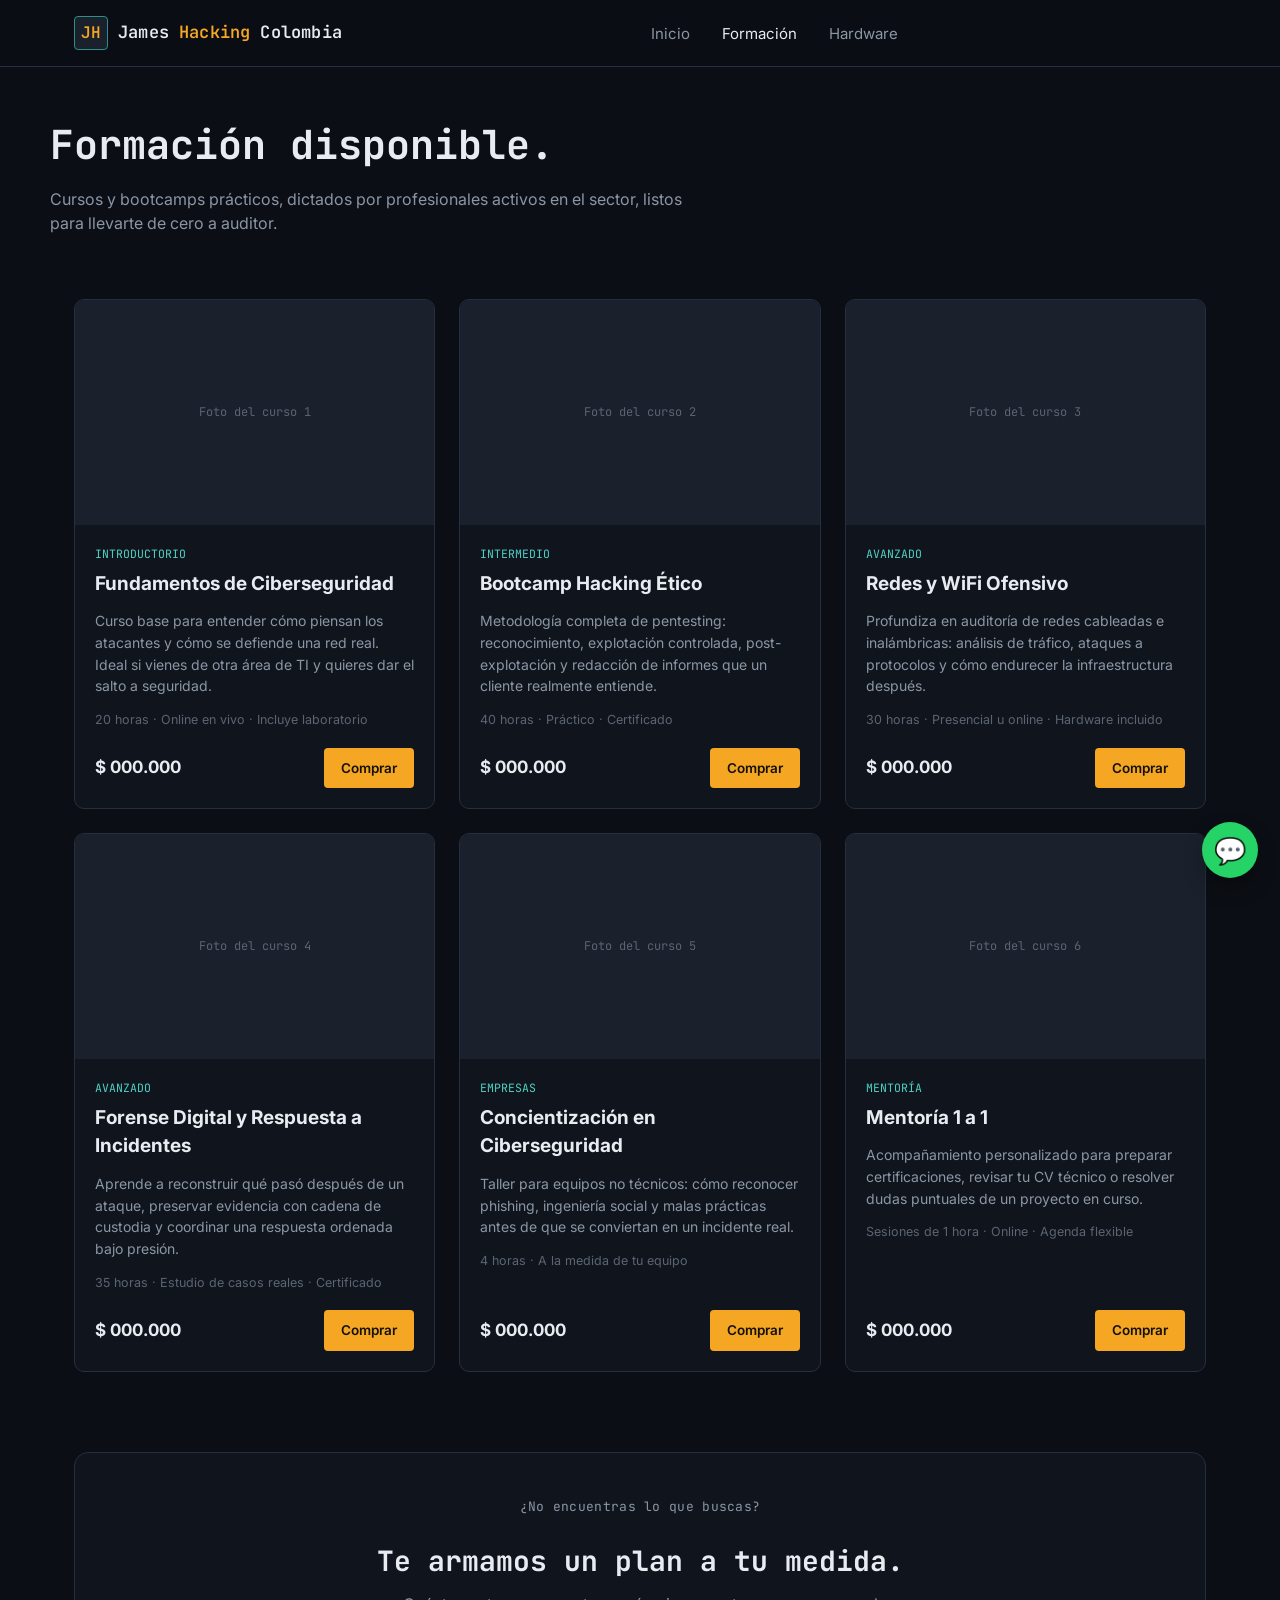
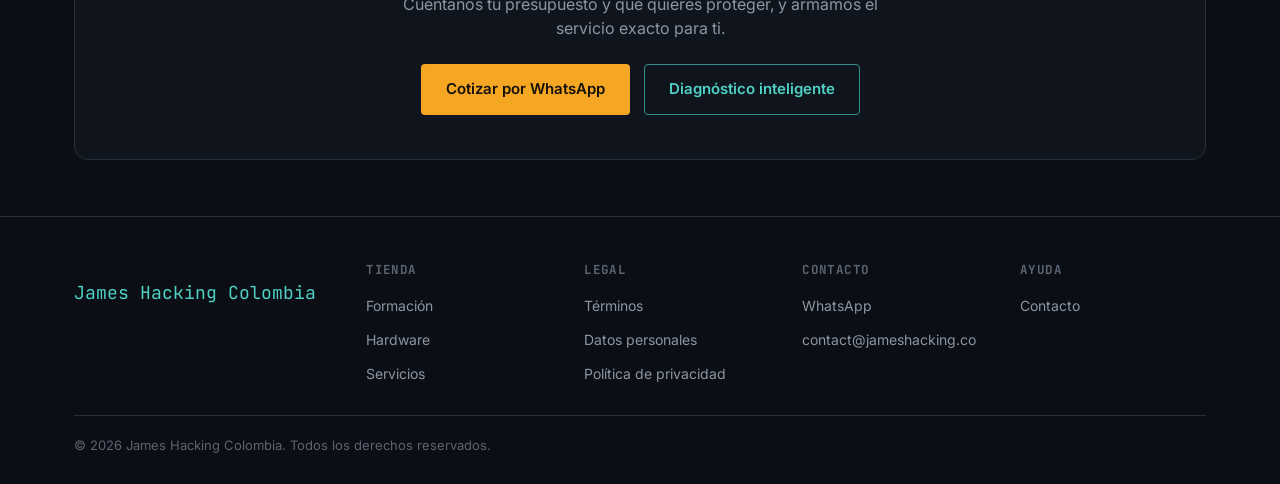
<file: formacion.html>
<!DOCTYPE html>
<html lang="es">
<head>
<meta charset="UTF-8" />
<meta name="viewport" content="width=device-width, initial-scale=1.0" />
<title>Formación en ciberseguridad — James Hacking Colombia</title>
<meta name="description" content="Cursos y bootcamps de hacking ético, pentesting y respuesta a incidentes." />
<link rel="preconnect" href="https://fonts.googleapis.com">
<link href="https://fonts.googleapis.com/css2?family=Inter:wght@400;500;600;700&family=JetBrains+Mono:wght@500;600;700&display=swap" rel="stylesheet">
<link rel="stylesheet" href="css/style.css" />
</head>
<body>

<!-- ============ NAV ============ -->
<header class="nav">
  <div class="nav-inner">
    <a href="index.html" class="brand">
      <span class="brand-mark">JH</span>
      James<span>Hacking</span>Colombia
    </a>

    <nav>
      <ul class="nav-links">
        <li><a href="index.html">Inicio</a></li>
        <li><a href="formacion.html" class="active">Formación</a></li>
        <li><a href="hardware.html">Hardware</a></li>
      </ul>
    </nav>

    <div class="nav-cta">
      <!-- Carrito de compras removido a propósito, según el pedido -->
      <button class="nav-toggle" aria-label="Abrir menú">☰</button>
    </div>
  </div>
</header>

<main>

  <div class="container page-header">
    <h1>Formación disponible.</h1>
    <p>Cursos y bootcamps prácticos, dictados por profesionales activos en el sector, listos para llevarte de cero a auditor.</p>
  </div>

  <section class="section">
    <div class="container">
      <div class="catalog-grid">

        <!-- CURSO 1 — TODO: reemplazar imagen, categoría, título, descripción, specs y precio -->
        <div class="catalog-card">
          <div class="catalog-media">
            <!-- TODO: <img src="assets/formacion-1.jpg" alt="..."> -->
            Foto del curso 1
          </div>
          <div class="catalog-body">
            <span class="catalog-cat">INTRODUCTORIO</span>
            <h3>Fundamentos de Ciberseguridad</h3>
            <p class="catalog-desc">
              Curso base para entender cómo piensan los atacantes y cómo se defiende una
              red real. Ideal si vienes de otra área de TI y quieres dar el salto a seguridad.
            </p>
            <p class="catalog-specs">20 horas · Online en vivo · Incluye laboratorio</p>
            <div class="catalog-footer">
              <span class="catalog-price">$ 000.000</span>
              <!-- TODO: WHATSAPP -->
              <a class="btn btn-primary btn-sm" href="https://wa.me/573000000000?text=Hola%2C%20me%20interesa%20el%20curso%20de%20Fundamentos%20de%20Ciberseguridad" target="_blank" rel="noopener">Comprar</a>
            </div>
          </div>
        </div>

        <!-- CURSO 2 — TODO: reemplazar imagen, categoría, título, descripción, specs y precio -->
        <div class="catalog-card">
          <div class="catalog-media">
            <!-- TODO: <img src="assets/formacion-2.jpg" alt="..."> -->
            Foto del curso 2
          </div>
          <div class="catalog-body">
            <span class="catalog-cat">INTERMEDIO</span>
            <h3>Bootcamp Hacking Ético</h3>
            <p class="catalog-desc">
              Metodología completa de pentesting: reconocimiento, explotación controlada,
              post-explotación y redacción de informes que un cliente realmente entiende.
            </p>
            <p class="catalog-specs">40 horas · Práctico · Certificado</p>
            <div class="catalog-footer">
              <span class="catalog-price">$ 000.000</span>
              <!-- TODO: WHATSAPP -->
              <a class="btn btn-primary btn-sm" href="https://wa.me/573000000000?text=Hola%2C%20me%20interesa%20el%20Bootcamp%20de%20Hacking%20%C3%89tico" target="_blank" rel="noopener">Comprar</a>
            </div>
          </div>
        </div>

        <!-- CURSO 3 — TODO: reemplazar imagen, categoría, título, descripción, specs y precio -->
        <div class="catalog-card">
          <div class="catalog-media">
            <!-- TODO: <img src="assets/formacion-3.jpg" alt="..."> -->
            Foto del curso 3
          </div>
          <div class="catalog-body">
            <span class="catalog-cat">AVANZADO</span>
            <h3>Redes y WiFi Ofensivo</h3>
            <p class="catalog-desc">
              Profundiza en auditoría de redes cableadas e inalámbricas: análisis de tráfico,
              ataques a protocolos y cómo endurecer la infraestructura después.
            </p>
            <p class="catalog-specs">30 horas · Presencial u online · Hardware incluido</p>
            <div class="catalog-footer">
              <span class="catalog-price">$ 000.000</span>
              <!-- TODO: WHATSAPP -->
              <a class="btn btn-primary btn-sm" href="https://wa.me/573000000000?text=Hola%2C%20me%20interesa%20el%20curso%20de%20Redes%20y%20WiFi%20Ofensivo" target="_blank" rel="noopener">Comprar</a>
            </div>
          </div>
        </div>

        <!-- CURSO 4 — TODO: reemplazar imagen, categoría, título, descripción, specs y precio -->
        <div class="catalog-card">
          <div class="catalog-media">
            <!-- TODO: <img src="assets/formacion-4.jpg" alt="..."> -->
            Foto del curso 4
          </div>
          <div class="catalog-body">
            <span class="catalog-cat">AVANZADO</span>
            <h3>Forense Digital y Respuesta a Incidentes</h3>
            <p class="catalog-desc">
              Aprende a reconstruir qué pasó después de un ataque, preservar evidencia
              con cadena de custodia y coordinar una respuesta ordenada bajo presión.
            </p>
            <p class="catalog-specs">35 horas · Estudio de casos reales · Certificado</p>
            <div class="catalog-footer">
              <span class="catalog-price">$ 000.000</span>
              <!-- TODO: WHATSAPP -->
              <a class="btn btn-primary btn-sm" href="https://wa.me/573000000000?text=Hola%2C%20me%20interesa%20el%20curso%20de%20Forense%20Digital" target="_blank" rel="noopener">Comprar</a>
            </div>
          </div>
        </div>

        <!-- CURSO 5 — TODO: reemplazar imagen, categoría, título, descripción, specs y precio -->
        <div class="catalog-card">
          <div class="catalog-media">
            <!-- TODO: <img src="assets/formacion-5.jpg" alt="..."> -->
            Foto del curso 5
          </div>
          <div class="catalog-body">
            <span class="catalog-cat">EMPRESAS</span>
            <h3>Concientización en Ciberseguridad</h3>
            <p class="catalog-desc">
              Taller para equipos no técnicos: cómo reconocer phishing, ingeniería social
              y malas prácticas antes de que se conviertan en un incidente real.
            </p>
            <p class="catalog-specs">4 horas · A la medida de tu equipo</p>
            <div class="catalog-footer">
              <span class="catalog-price">$ 000.000</span>
              <!-- TODO: WHATSAPP -->
              <a class="btn btn-primary btn-sm" href="https://wa.me/573000000000?text=Hola%2C%20me%20interesa%20el%20taller%20de%20Concientizaci%C3%B3n" target="_blank" rel="noopener">Comprar</a>
            </div>
          </div>
        </div>

        <!-- CURSO 6 — TODO: reemplazar imagen, categoría, título, descripción, specs y precio -->
        <div class="catalog-card">
          <div class="catalog-media">
            <!-- TODO: <img src="assets/formacion-6.jpg" alt="..."> -->
            Foto del curso 6
          </div>
          <div class="catalog-body">
            <span class="catalog-cat">MENTORÍA</span>
            <h3>Mentoría 1 a 1</h3>
            <p class="catalog-desc">
              Acompañamiento personalizado para preparar certificaciones, revisar tu
              CV técnico o resolver dudas puntuales de un proyecto en curso.
            </p>
            <p class="catalog-specs">Sesiones de 1 hora · Online · Agenda flexible</p>
            <div class="catalog-footer">
              <span class="catalog-price">$ 000.000</span>
              <!-- TODO: WHATSAPP -->
              <a class="btn btn-primary btn-sm" href="https://wa.me/573000000000?text=Hola%2C%20me%20interesa%20la%20Mentor%C3%ADa%201%20a%201" target="_blank" rel="noopener">Comprar</a>
            </div>
          </div>
        </div>

      </div>
    </div>
  </section>

  <!-- ============ CTA FINAL (igual en todas las páginas) ============ -->
  <div class="container">
    <div class="cta-panel">
      <p class="eyebrow">¿No encuentras lo que buscas?</p>
      <h2>Te armamos un plan a tu medida.</h2>
      <p>Cuéntanos tu presupuesto y qué quieres proteger, y armamos el servicio exacto para ti.</p>
      <div class="cta-actions">
        <!-- TODO: WHATSAPP -->
        <a class="btn btn-primary" href="https://wa.me/573000000000?text=Hola%2C%20quiero%20cotizar%20un%20servicio%20a%20mi%20medida" target="_blank" rel="noopener">Cotizar por WhatsApp</a>
        <a class="btn btn-outline-cyan" href="hardware.html">Diagnóstico inteligente</a>
      </div>
    </div>
  </div>

</main>

<!-- ============ FOOTER (igual en todas las páginas) ============ -->
<footer class="footer">
  <div class="container">
    <div class="footer-grid">
      <div>
        <p class="footer-brand">James Hacking Colombia</p>
      </div>
      <div class="footer-col">
        <h4>TIENDA</h4>
        <ul>
          <li><a href="formacion.html">Formación</a></li>
          <li><a href="hardware.html">Hardware</a></li>
          <li><a href="index.html">Servicios</a></li>
        </ul>
      </div>
      <div class="footer-col">
        <h4>LEGAL</h4>
        <ul>
          <li><a href="#">Términos</a></li>
          <li><a href="#">Datos personales</a></li>
          <li><a href="#">Política de privacidad</a></li>
        </ul>
      </div>
      <div class="footer-col">
        <h4>CONTACTO</h4>
        <ul>
          <!-- TODO: WHATSAPP -->
          <li><a href="https://wa.me/573000000000" target="_blank" rel="noopener">WhatsApp</a></li>
          <li><a href="mailto:contact@jameshacking.co">contact@jameshacking.co</a></li>
        </ul>
      </div>
      <div class="footer-col">
        <h4>AYUDA</h4>
        <ul>
          <li><a href="#">Contacto</a></li>
        </ul>
      </div>
    </div>
    <div class="footer-bottom">
      © <span data-year></span> James Hacking Colombia. Todos los derechos reservados.
    </div>
  </div>
</footer>

<!-- ============ WHATSAPP FLOTANTE ============ -->
<!-- TODO: WHATSAPP -->
<a class="whatsapp-float" href="https://wa.me/573000000000" target="_blank" rel="noopener" aria-label="Escríbenos por WhatsApp">💬</a>

<script src="js/script.js"></script>
</body>
</html>
</file>
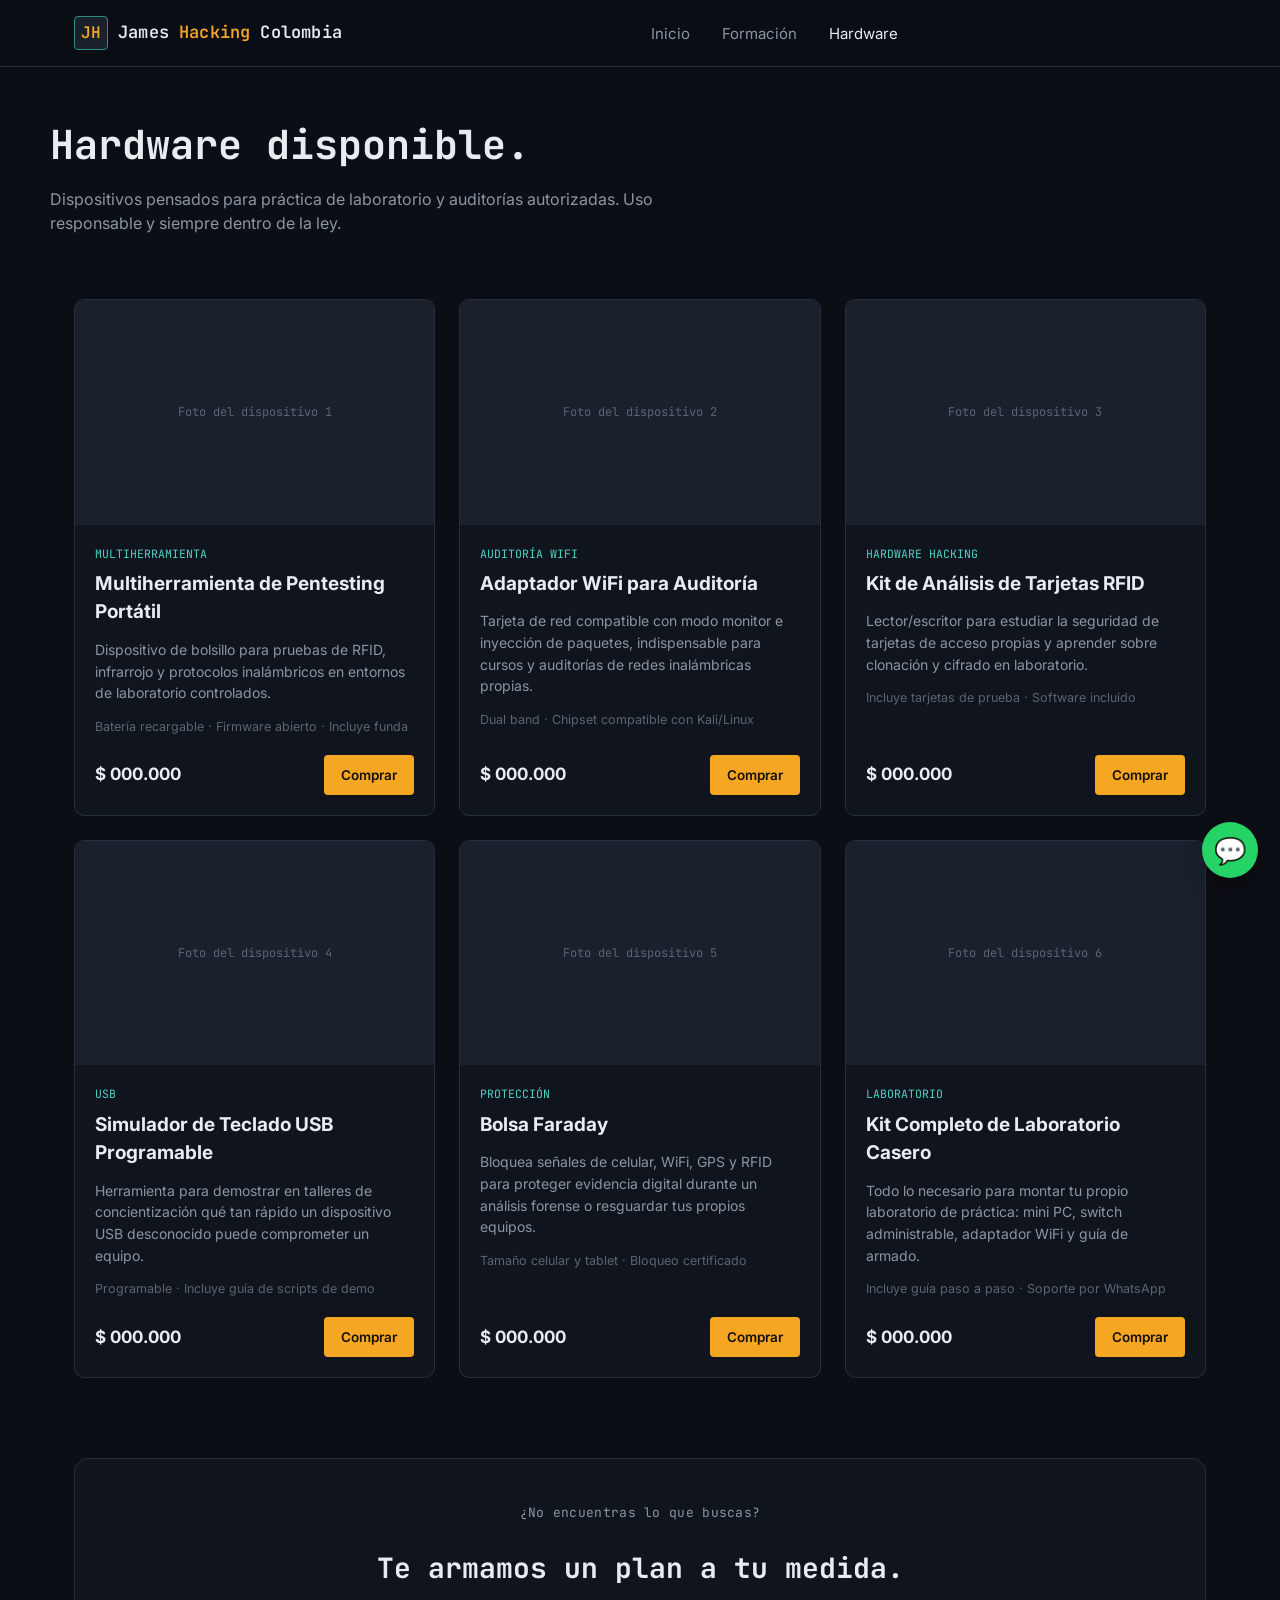
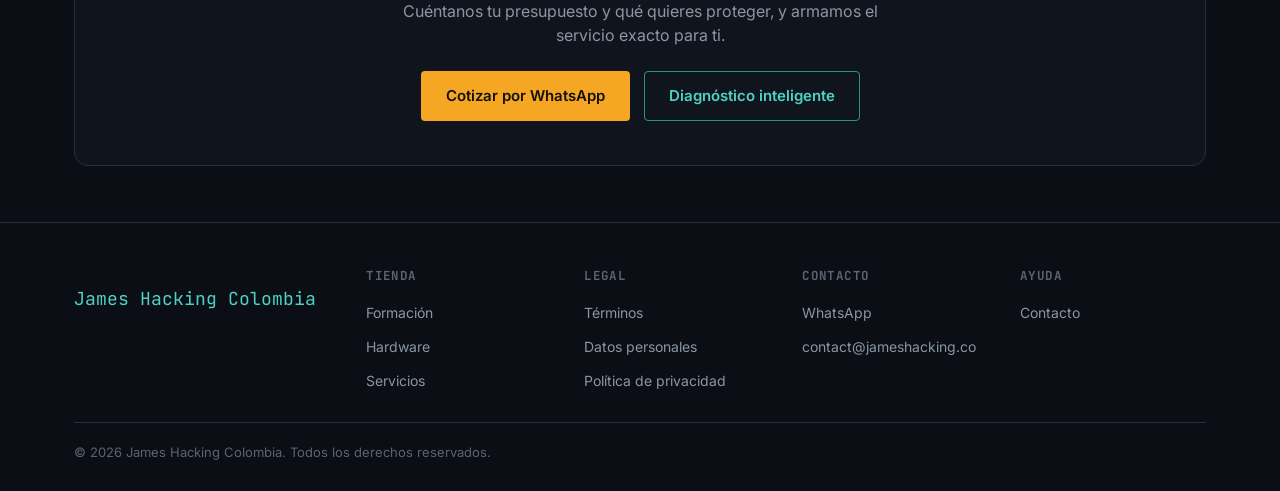
<file: hardware.html>
<!DOCTYPE html>
<html lang="es">
<head>
<meta charset="UTF-8" />
<meta name="viewport" content="width=device-width, initial-scale=1.0" />
<title>Hardware para pentesting — James Hacking Colombia</title>
<meta name="description" content="Dispositivos y kits para práctica de hacking ético y auditorías de seguridad." />
<link rel="preconnect" href="https://fonts.googleapis.com">
<link href="https://fonts.googleapis.com/css2?family=Inter:wght@400;500;600;700&family=JetBrains+Mono:wght@500;600;700&display=swap" rel="stylesheet">
<link rel="stylesheet" href="css/style.css" />
</head>
<body>

<!-- ============ NAV ============ -->
<header class="nav">
  <div class="nav-inner">
    <a href="index.html" class="brand">
      <span class="brand-mark">JH</span>
      James<span>Hacking</span>Colombia
    </a>

    <nav>
      <ul class="nav-links">
        <li><a href="index.html">Inicio</a></li>
        <li><a href="formacion.html">Formación</a></li>
        <li><a href="hardware.html" class="active">Hardware</a></li>
      </ul>
    </nav>

    <div class="nav-cta">
      <!-- Carrito de compras removido a propósito, según el pedido -->
      <button class="nav-toggle" aria-label="Abrir menú">☰</button>
    </div>
  </div>
</header>

<main>

  <div class="container page-header">
    <h1>Hardware disponible.</h1>
    <p>Dispositivos pensados para práctica de laboratorio y auditorías autorizadas. Uso responsable y siempre dentro de la ley.</p>
  </div>

  <section class="section">
    <div class="container">
      <div class="catalog-grid">

        <!-- HARDWARE 1 — TODO: reemplazar imagen, categoría, título, descripción, specs y precio -->
        <div class="catalog-card">
          <div class="catalog-media">
            <!-- TODO: <img src="assets/hardware-1.jpg" alt="..."> -->
            Foto del dispositivo 1
          </div>
          <div class="catalog-body">
            <span class="catalog-cat">MULTIHERRAMIENTA</span>
            <h3>Multiherramienta de Pentesting Portátil</h3>
            <p class="catalog-desc">
              Dispositivo de bolsillo para pruebas de RFID, infrarrojo y protocolos
              inalámbricos en entornos de laboratorio controlados.
            </p>
            <p class="catalog-specs">Batería recargable · Firmware abierto · Incluye funda</p>
            <div class="catalog-footer">
              <span class="catalog-price">$ 000.000</span>
              <!-- TODO: WHATSAPP -->
              <a class="btn btn-primary btn-sm" href="https://wa.me/573000000000?text=Hola%2C%20me%20interesa%20la%20Multiherramienta%20de%20Pentesting" target="_blank" rel="noopener">Comprar</a>
            </div>
          </div>
        </div>

        <!-- HARDWARE 2 — TODO: reemplazar imagen, categoría, título, descripción, specs y precio -->
        <div class="catalog-card">
          <div class="catalog-media">
            <!-- TODO: <img src="assets/hardware-2.jpg" alt="..."> -->
            Foto del dispositivo 2
          </div>
          <div class="catalog-body">
            <span class="catalog-cat">AUDITORÍA WIFI</span>
            <h3>Adaptador WiFi para Auditoría</h3>
            <p class="catalog-desc">
              Tarjeta de red compatible con modo monitor e inyección de paquetes,
              indispensable para cursos y auditorías de redes inalámbricas propias.
            </p>
            <p class="catalog-specs">Dual band · Chipset compatible con Kali/Linux</p>
            <div class="catalog-footer">
              <span class="catalog-price">$ 000.000</span>
              <!-- TODO: WHATSAPP -->
              <a class="btn btn-primary btn-sm" href="https://wa.me/573000000000?text=Hola%2C%20me%20interesa%20el%20Adaptador%20WiFi%20para%20Auditor%C3%ADa" target="_blank" rel="noopener">Comprar</a>
            </div>
          </div>
        </div>

        <!-- HARDWARE 3 — TODO: reemplazar imagen, categoría, título, descripción, specs y precio -->
        <div class="catalog-card">
          <div class="catalog-media">
            <!-- TODO: <img src="assets/hardware-3.jpg" alt="..."> -->
            Foto del dispositivo 3
          </div>
          <div class="catalog-body">
            <span class="catalog-cat">HARDWARE HACKING</span>
            <h3>Kit de Análisis de Tarjetas RFID</h3>
            <p class="catalog-desc">
              Lector/escritor para estudiar la seguridad de tarjetas de acceso
              propias y aprender sobre clonación y cifrado en laboratorio.
            </p>
            <p class="catalog-specs">Incluye tarjetas de prueba · Software incluido</p>
            <div class="catalog-footer">
              <span class="catalog-price">$ 000.000</span>
              <!-- TODO: WHATSAPP -->
              <a class="btn btn-primary btn-sm" href="https://wa.me/573000000000?text=Hola%2C%20me%20interesa%20el%20Kit%20de%20An%C3%A1lisis%20RFID" target="_blank" rel="noopener">Comprar</a>
            </div>
          </div>
        </div>

        <!-- HARDWARE 4 — TODO: reemplazar imagen, categoría, título, descripción, specs y precio -->
        <div class="catalog-card">
          <div class="catalog-media">
            <!-- TODO: <img src="assets/hardware-4.jpg" alt="..."> -->
            Foto del dispositivo 4
          </div>
          <div class="catalog-body">
            <span class="catalog-cat">USB</span>
            <h3>Simulador de Teclado USB Programable</h3>
            <p class="catalog-desc">
              Herramienta para demostrar en talleres de concientización qué tan
              rápido un dispositivo USB desconocido puede comprometer un equipo.
            </p>
            <p class="catalog-specs">Programable · Incluye guía de scripts de demo</p>
            <div class="catalog-footer">
              <span class="catalog-price">$ 000.000</span>
              <!-- TODO: WHATSAPP -->
              <a class="btn btn-primary btn-sm" href="https://wa.me/573000000000?text=Hola%2C%20me%20interesa%20el%20Simulador%20de%20Teclado%20USB" target="_blank" rel="noopener">Comprar</a>
            </div>
          </div>
        </div>

        <!-- HARDWARE 5 — TODO: reemplazar imagen, categoría, título, descripción, specs y precio -->
        <div class="catalog-card">
          <div class="catalog-media">
            <!-- TODO: <img src="assets/hardware-5.jpg" alt="..."> -->
            Foto del dispositivo 5
          </div>
          <div class="catalog-body">
            <span class="catalog-cat">PROTECCIÓN</span>
            <h3>Bolsa Faraday</h3>
            <p class="catalog-desc">
              Bloquea señales de celular, WiFi, GPS y RFID para proteger evidencia
              digital durante un análisis forense o resguardar tus propios equipos.
            </p>
            <p class="catalog-specs">Tamaño celular y tablet · Bloqueo certificado</p>
            <div class="catalog-footer">
              <span class="catalog-price">$ 000.000</span>
              <!-- TODO: WHATSAPP -->
              <a class="btn btn-primary btn-sm" href="https://wa.me/573000000000?text=Hola%2C%20me%20interesa%20la%20Bolsa%20Faraday" target="_blank" rel="noopener">Comprar</a>
            </div>
          </div>
        </div>

        <!-- HARDWARE 6 — TODO: reemplazar imagen, categoría, título, descripción, specs y precio -->
        <div class="catalog-card">
          <div class="catalog-media">
            <!-- TODO: <img src="assets/hardware-6.jpg" alt="..."> -->
            Foto del dispositivo 6
          </div>
          <div class="catalog-body">
            <span class="catalog-cat">LABORATORIO</span>
            <h3>Kit Completo de Laboratorio Casero</h3>
            <p class="catalog-desc">
              Todo lo necesario para montar tu propio laboratorio de práctica:
              mini PC, switch administrable, adaptador WiFi y guía de armado.
            </p>
            <p class="catalog-specs">Incluye guía paso a paso · Soporte por WhatsApp</p>
            <div class="catalog-footer">
              <span class="catalog-price">$ 000.000</span>
              <!-- TODO: WHATSAPP -->
              <a class="btn btn-primary btn-sm" href="https://wa.me/573000000000?text=Hola%2C%20me%20interesa%20el%20Kit%20Completo%20de%20Laboratorio" target="_blank" rel="noopener">Comprar</a>
            </div>
          </div>
        </div>

      </div>
    </div>
  </section>

  <!-- ============ CTA FINAL (igual en todas las páginas) ============ -->
  <div class="container">
    <div class="cta-panel">
      <p class="eyebrow">¿No encuentras lo que buscas?</p>
      <h2>Te armamos un plan a tu medida.</h2>
      <p>Cuéntanos tu presupuesto y qué quieres proteger, y armamos el servicio exacto para ti.</p>
      <div class="cta-actions">
        <!-- TODO: WHATSAPP -->
        <a class="btn btn-primary" href="https://wa.me/573000000000?text=Hola%2C%20quiero%20cotizar%20un%20servicio%20a%20mi%20medida" target="_blank" rel="noopener">Cotizar por WhatsApp</a>
        <a class="btn btn-outline-cyan" href="formacion.html">Diagnóstico inteligente</a>
      </div>
    </div>
  </div>

</main>

<!-- ============ FOOTER (igual en todas las páginas) ============ -->
<footer class="footer">
  <div class="container">
    <div class="footer-grid">
      <div>
        <p class="footer-brand">James Hacking Colombia</p>
      </div>
      <div class="footer-col">
        <h4>TIENDA</h4>
        <ul>
          <li><a href="formacion.html">Formación</a></li>
          <li><a href="hardware.html">Hardware</a></li>
          <li><a href="index.html">Servicios</a></li>
        </ul>
      </div>
      <div class="footer-col">
        <h4>LEGAL</h4>
        <ul>
          <li><a href="#">Términos</a></li>
          <li><a href="#">Datos personales</a></li>
          <li><a href="#">Política de privacidad</a></li>
        </ul>
      </div>
      <div class="footer-col">
        <h4>CONTACTO</h4>
        <ul>
          <!-- TODO: WHATSAPP -->
          <li><a href="https://wa.me/573000000000" target="_blank" rel="noopener">WhatsApp</a></li>
          <li><a href="mailto:contact@jameshacking.co">contact@jameshacking.co</a></li>
        </ul>
      </div>
      <div class="footer-col">
        <h4>AYUDA</h4>
        <ul>
          <li><a href="#">Contacto</a></li>
        </ul>
      </div>
    </div>
    <div class="footer-bottom">
      © <span data-year></span> James Hacking Colombia. Todos los derechos reservados.
    </div>
  </div>
</footer>

<!-- ============ WHATSAPP FLOTANTE ============ -->
<!-- TODO: WHATSAPP -->
<a class="whatsapp-float" href="https://wa.me/573000000000" target="_blank" rel="noopener" aria-label="Escríbenos por WhatsApp">💬</a>

<script src="js/script.js"></script>
</body>
</html>
</file>
<file: css/style.css>
/* =========================================================
   James Hacking Colombia — estilos globales
   Paleta: fondo carbón-azulado + acentos ámbar / cian
   Tipografía: JetBrains Mono (títulos/terminal) + Inter (texto)
   ========================================================= */

:root {
  --bg: #0b0e14;
  --surface: #10151d;
  --surface-2: #1a212c;
  --border: #262f3d;

  --text: #e8ecf1;
  --text-dim: #8b96a5;
  --text-faint: #5b6472;

  --amber: #f5a623;
  --amber-dim: #b97a19;
  --cyan: #4fd1c5;
  --cyan-dim: #2f8f86;

  --radius-sm: 4px;
  --radius-md: 10px;
  --radius-lg: 14px;

  --max-width: 1180px;
  --font-mono: "JetBrains Mono", "Fira Code", ui-monospace, SFMono-Regular, Menlo, monospace;
  --font-sans: "Inter", -apple-system, BlinkMacSystemFont, "Segoe UI", sans-serif;
}

* { box-sizing: border-box; }
html { scroll-behavior: smooth; }

body {
  margin: 0;
  background: var(--bg);
  color: var(--text);
  font-family: var(--font-sans);
  line-height: 1.5;
  -webkit-font-smoothing: antialiased;
}

img { max-width: 100%; display: block; }

a { color: inherit; text-decoration: none; }

.container {
  max-width: var(--max-width);
  margin: 0 auto;
  padding: 0 24px;
}

/* Foco visible para accesibilidad */
a:focus-visible,
button:focus-visible {
  outline: 2px solid var(--cyan);
  outline-offset: 2px;
}

@media (prefers-reduced-motion: reduce) {
  * { animation: none !important; transition: none !important; }
}

/* ---------- NAV ---------- */
.nav {
  position: sticky;
  top: 0;
  z-index: 50;
  background: rgba(11, 14, 20, 0.9);
  backdrop-filter: blur(8px);
  border-bottom: 1px solid var(--border);
}

.nav-inner {
  max-width: var(--max-width);
  margin: 0 auto;
  padding: 16px 24px;
  display: flex;
  align-items: center;
  justify-content: space-between;
  gap: 24px;
}

.brand {
  display: flex;
  align-items: center;
  gap: 10px;
  font-family: var(--font-mono);
  font-weight: 600;
  font-size: 17px;
  letter-spacing: 0.2px;
  color: var(--text);
  white-space: nowrap;
}

.brand-mark {
  width: 34px;
  height: 34px;
  border-radius: var(--radius-sm);
  background: var(--surface-2);
  border: 1px solid var(--cyan-dim);
  display: flex;
  align-items: center;
  justify-content: center;
  color: var(--cyan);
  font-family: var(--font-mono);
  font-size: 16px;
}

.brand span { color: var(--amber); }

.nav-links {
  display: flex;
  gap: 32px;
  list-style: none;
  margin: 0;
  padding: 0;
}

.nav-links a {
  color: var(--text-dim);
  font-size: 15px;
  transition: color 0.15s ease;
}

.nav-links a:hover,
.nav-links a.active {
  color: var(--text);
}

.nav-cta {
  display: flex;
  align-items: center;
}

.icon-btn {
  width: 40px;
  height: 40px;
  border-radius: 50%;
  border: 1px solid var(--border);
  display: flex;
  align-items: center;
  justify-content: center;
  color: var(--text-dim);
}

.nav-toggle {
  display: none;
  background: none;
  border: 1px solid var(--border);
  border-radius: var(--radius-sm);
  color: var(--text);
  padding: 8px 10px;
  font-size: 18px;
}

/* ---------- HERO ---------- */
.hero {
  padding: 64px 0 40px;
  border-bottom: 1px solid var(--border);
}

.hero-grid {
  display: grid;
  grid-template-columns: 1.1fr 0.9fr;
  gap: 48px;
  align-items: center;
}

.badge {
  display: inline-flex;
  align-items: center;
  gap: 8px;
  padding: 7px 14px;
  border: 1px solid var(--cyan-dim);
  border-radius: 999px;
  color: var(--cyan);
  font-family: var(--font-mono);
  font-size: 13px;
  margin-bottom: 22px;
}

.badge::before {
  content: "";
  width: 6px;
  height: 6px;
  border-radius: 50%;
  background: var(--cyan);
  box-shadow: 0 0 8px var(--cyan);
}

.hero h1 {
  font-family: var(--font-mono);
  font-size: clamp(34px, 5vw, 54px);
  line-height: 1.1;
  margin: 0 0 18px;
  font-weight: 600;
  letter-spacing: -0.5px;
}

.hero h1 em {
  font-style: normal;
  color: var(--amber);
}

.hero p.lead {
  color: var(--text-dim);
  font-size: 17px;
  max-width: 46ch;
  margin: 0 0 30px;
}

.hero-actions {
  display: flex;
  gap: 14px;
  flex-wrap: wrap;
}

.btn {
  display: inline-flex;
  align-items: center;
  justify-content: center;
  gap: 8px;
  padding: 13px 24px;
  border-radius: var(--radius-sm);
  font-size: 15px;
  font-weight: 600;
  border: 1px solid transparent;
  cursor: pointer;
  transition: transform 0.12s ease, filter 0.12s ease;
}

.btn:hover { filter: brightness(1.08); }
.btn:active { transform: translateY(1px); }

.btn-primary {
  background: var(--amber);
  color: #14100a;
}

.btn-secondary {
  background: transparent;
  border-color: var(--border);
  color: var(--text);
}

.btn-secondary:hover { border-color: var(--text-dim); }

.btn-outline-cyan {
  background: transparent;
  border-color: var(--cyan-dim);
  color: var(--cyan);
}

.btn-block { width: 100%; }
.btn-sm { padding: 9px 16px; font-size: 13.5px; }

/* Terminal mockup — elemento distintivo del hero */
.terminal {
  background: var(--surface);
  border: 1px solid var(--border);
  border-radius: var(--radius-md);
  overflow: hidden;
  box-shadow: 0 24px 60px -20px rgba(0, 0, 0, 0.6);
}

.terminal-bar {
  display: flex;
  align-items: center;
  gap: 8px;
  padding: 10px 14px;
  background: var(--surface-2);
  border-bottom: 1px solid var(--border);
}

.terminal-dot {
  width: 10px;
  height: 10px;
  border-radius: 50%;
  background: var(--text-faint);
}

.terminal-title {
  margin-left: 8px;
  font-family: var(--font-mono);
  font-size: 12px;
  color: var(--text-faint);
}

.terminal-body {
  padding: 22px 20px 26px;
  font-family: var(--font-mono);
  font-size: 13.5px;
  color: var(--text-dim);
  min-height: 210px;
}

.terminal-body .line { margin: 0 0 10px; white-space: pre-wrap; }
.terminal-body .prompt { color: var(--cyan); }
.terminal-body .ok { color: var(--amber); }

.cursor {
  display: inline-block;
  width: 8px;
  height: 15px;
  background: var(--cyan);
  margin-left: 2px;
  vertical-align: middle;
  animation: blink 1s steps(1) infinite;
}

@keyframes blink {
  50% { opacity: 0; }
}

/* ---------- FEATURE STRIP ---------- */
.features {
  display: grid;
  grid-template-columns: repeat(4, 1fr);
  gap: 16px;
  padding: 40px 0;
}

.feature-item {
  background: var(--surface);
  border: 1px solid var(--border);
  border-radius: var(--radius-md);
  padding: 20px;
  display: flex;
  align-items: flex-start;
  gap: 14px;
}

.feature-icon {
  width: 38px;
  height: 38px;
  min-width: 38px;
  border-radius: var(--radius-sm);
  background: var(--surface-2);
  display: flex;
  align-items: center;
  justify-content: center;
  font-size: 17px;
}

.feature-item p {
  margin: 0;
  font-size: 14.5px;
  color: var(--text);
}

/* ---------- SECTION HEADERS ---------- */
.section { padding: 56px 0; }
.section-top {
  display: flex;
  justify-content: space-between;
  align-items: flex-end;
  gap: 24px;
  margin-bottom: 34px;
  flex-wrap: wrap;
}

.eyebrow {
  color: var(--cyan);
  font-family: var(--font-mono);
  font-size: 13px;
  letter-spacing: 0.3px;
  margin: 0 0 10px;
}

.section-top h2 {
  font-family: var(--font-mono);
  font-size: clamp(24px, 3vw, 32px);
  margin: 0 0 10px;
  font-weight: 600;
}

.section-top p {
  color: var(--text-dim);
  margin: 0;
  max-width: 56ch;
}

/* ---------- CARDS DESTACADAS ---------- */
.card-grid {
  display: grid;
  grid-template-columns: repeat(4, 1fr);
  gap: 20px;
}

.card {
  background: var(--surface);
  border: 1px solid var(--border);
  border-radius: var(--radius-md);
  overflow: hidden;
  display: flex;
  flex-direction: column;
}

.card-media {
  aspect-ratio: 4 / 3;
  background: var(--surface-2);
  position: relative;
  display: flex;
  align-items: center;
  justify-content: center;
  color: var(--text-faint);
  font-family: var(--font-mono);
  font-size: 12px;
  text-align: center;
  padding: 12px;
}

.card-media img { width: 100%; height: 100%; object-fit: cover; }

.card-tag {
  position: absolute;
  top: 10px;
  left: 10px;
  background: rgba(11, 14, 20, 0.85);
  color: var(--amber);
  font-family: var(--font-mono);
  font-size: 11px;
  padding: 4px 9px;
  border-radius: 999px;
  border: 1px solid var(--amber-dim);
}

.card-body {
  padding: 18px;
  display: flex;
  flex-direction: column;
  gap: 6px;
  flex: 1;
}

.card-cat {
  color: var(--cyan);
  font-family: var(--font-mono);
  font-size: 11.5px;
  letter-spacing: 0.3px;
}

.card-body h3 {
  margin: 0;
  font-size: 17px;
}

.card-specs {
  color: var(--text-dim);
  font-size: 13px;
  margin: 2px 0 8px;
}

.card-price {
  color: var(--text);
  font-weight: 700;
  font-size: 16px;
  margin: 0 0 14px;
}

.card-actions {
  display: flex;
  gap: 10px;
  margin-top: auto;
}

/* ---------- GRID DE CATEGORÍAS (áreas / periféricos) ---------- */
.cat-grid {
  display: grid;
  grid-template-columns: repeat(3, 1fr);
  gap: 16px;
}

.cat-card {
  background: var(--surface);
  border: 1px solid var(--border);
  border-radius: var(--radius-md);
  padding: 26px;
}

.cat-icon {
  width: 44px;
  height: 44px;
  border-radius: 50%;
  background: var(--surface-2);
  display: flex;
  align-items: center;
  justify-content: center;
  font-size: 18px;
  margin-bottom: 16px;
}

.cat-card h3 {
  margin: 0 0 6px;
  font-size: 17px;
}

.cat-card p {
  margin: 0;
  color: var(--text-dim);
  font-size: 14px;
}

/* ---------- PÁGINAS DE CATÁLOGO (formación / hardware) ---------- */
.page-header { padding: 48px 0 8px; }
.page-header h1 {
  font-family: var(--font-mono);
  font-size: clamp(28px, 4vw, 40px);
  margin: 0 0 12px;
}
.page-header p {
  color: var(--text-dim);
  max-width: 64ch;
  margin: 0;
}

.catalog-grid {
  display: grid;
  grid-template-columns: repeat(3, 1fr);
  gap: 24px;
}

.catalog-card {
  background: var(--surface);
  border: 1px solid var(--border);
  border-radius: var(--radius-md);
  overflow: hidden;
  display: flex;
  flex-direction: column;
}

.catalog-media {
  aspect-ratio: 16 / 10;
  background: var(--surface-2);
  display: flex;
  align-items: center;
  justify-content: center;
  color: var(--text-faint);
  font-family: var(--font-mono);
  font-size: 12px;
  text-align: center;
  padding: 12px;
}

.catalog-media img { width: 100%; height: 100%; object-fit: cover; }

.catalog-body {
  padding: 20px;
  display: flex;
  flex-direction: column;
  gap: 8px;
  flex: 1;
}

.catalog-cat {
  color: var(--cyan);
  font-family: var(--font-mono);
  font-size: 11.5px;
}

.catalog-body h3 { margin: 0; font-size: 19px; }

.catalog-desc {
  color: var(--text-dim);
  font-size: 14px;
  line-height: 1.55;
  margin: 4px 0 6px;
}

.catalog-specs {
  color: var(--text-faint);
  font-size: 12.5px;
  margin: 0 0 10px;
}

.catalog-footer {
  margin-top: auto;
  display: flex;
  align-items: center;
  justify-content: space-between;
  gap: 12px;
}

.catalog-price { font-weight: 700; font-size: 17px; }

/* ---------- CTA FINAL ---------- */
.cta-panel {
  background: var(--surface);
  border: 1px solid var(--border);
  border-radius: var(--radius-lg);
  padding: 44px 32px;
  text-align: center;
  margin: 24px 0 56px;
}

.cta-panel .eyebrow { justify-content: center; }
.cta-panel h2 {
  font-family: var(--font-mono);
  font-size: clamp(22px, 3vw, 28px);
  margin: 0 0 10px;
}

.cta-panel p {
  color: var(--text-dim);
  max-width: 50ch;
  margin: 0 auto 24px;
}

.cta-actions {
  display: flex;
  justify-content: center;
  gap: 14px;
  flex-wrap: wrap;
}

/* ---------- FOOTER ---------- */
.footer {
  border-top: 1px solid var(--border);
  padding: 44px 0 28px;
}

.footer-grid {
  display: grid;
  grid-template-columns: 1.4fr repeat(4, 1fr);
  gap: 32px;
  margin-bottom: 30px;
}

.footer-brand {
  font-family: var(--font-mono);
  font-size: 18px;
  color: var(--cyan);
}

.footer-col h4 {
  font-family: var(--font-mono);
  font-size: 12.5px;
  color: var(--text-faint);
  letter-spacing: 0.4px;
  margin: 0 0 14px;
}

.footer-col ul {
  list-style: none;
  margin: 0;
  padding: 0;
  display: flex;
  flex-direction: column;
  gap: 10px;
}

.footer-col a {
  color: var(--text-dim);
  font-size: 14px;
}

.footer-col a:hover { color: var(--text); }

.footer-bottom {
  border-top: 1px solid var(--border);
  padding-top: 20px;
  color: var(--text-faint);
  font-size: 13px;
}

/* ---------- WHATSAPP FLOTANTE ---------- */
.whatsapp-float {
  position: fixed;
  right: 22px;
  bottom: 22px;
  width: 56px;
  height: 56px;
  border-radius: 50%;
  background: #25d366;
  display: flex;
  align-items: center;
  justify-content: center;
  box-shadow: 0 10px 24px -8px rgba(0, 0, 0, 0.6);
  z-index: 60;
  font-size: 26px;
}

/* ---------- RESPONSIVE ---------- */
@media (max-width: 960px) {
  .hero-grid { grid-template-columns: 1fr; }
  .features { grid-template-columns: repeat(2, 1fr); }
  .card-grid { grid-template-columns: repeat(2, 1fr); }
  .cat-grid { grid-template-columns: repeat(2, 1fr); }
  .catalog-grid { grid-template-columns: repeat(2, 1fr); }
  .footer-grid { grid-template-columns: 1fr 1fr; }
}

@media (max-width: 640px) {
  .nav-links { display: none; }
  .nav-toggle { display: inline-flex; }
  .nav.open .nav-links {
    display: flex;
    position: absolute;
    top: 100%;
    left: 0;
    right: 0;
    background: var(--bg);
    border-bottom: 1px solid var(--border);
    flex-direction: column;
    padding: 16px 24px 20px;
    gap: 16px;
  }
  .features { grid-template-columns: 1fr; }
  .card-grid { grid-template-columns: 1fr; }
  .cat-grid { grid-template-columns: 1fr; }
  .catalog-grid { grid-template-columns: 1fr; }
  .footer-grid { grid-template-columns: 1fr; gap: 24px; }
}
</file>
<file: james-hacking-colombia/css/style.css>
/* =========================================================
   James Hacking Colombia — estilos globales
   Paleta: fondo carbón-azulado + acentos ámbar / cian
   Tipografía: JetBrains Mono (títulos/terminal) + Inter (texto)
   ========================================================= */

:root {
  --bg: #0b0e14;
  --surface: #10151d;
  --surface-2: #1a212c;
  --border: #262f3d;

  --text: #e8ecf1;
  --text-dim: #8b96a5;
  --text-faint: #5b6472;

  --amber: #f5a623;
  --amber-dim: #b97a19;
  --cyan: #4fd1c5;
  --cyan-dim: #2f8f86;

  --radius-sm: 4px;
  --radius-md: 10px;
  --radius-lg: 14px;

  --max-width: 1180px;
  --font-mono: "JetBrains Mono", "Fira Code", ui-monospace, SFMono-Regular, Menlo, monospace;
  --font-sans: "Inter", -apple-system, BlinkMacSystemFont, "Segoe UI", sans-serif;
}

* { box-sizing: border-box; }
html { scroll-behavior: smooth; }

body {
  margin: 0;
  background: var(--bg);
  color: var(--text);
  font-family: var(--font-sans);
  line-height: 1.5;
  -webkit-font-smoothing: antialiased;
}

img { max-width: 100%; display: block; }

a { color: inherit; text-decoration: none; }

.container {
  max-width: var(--max-width);
  margin: 0 auto;
  padding: 0 24px;
}

/* Foco visible para accesibilidad */
a:focus-visible,
button:focus-visible {
  outline: 2px solid var(--cyan);
  outline-offset: 2px;
}

@media (prefers-reduced-motion: reduce) {
  * { animation: none !important; transition: none !important; }
}

/* ---------- NAV ---------- */
.nav {
  position: sticky;
  top: 0;
  z-index: 50;
  background: rgba(11, 14, 20, 0.9);
  backdrop-filter: blur(8px);
  border-bottom: 1px solid var(--border);
}

.nav-inner {
  max-width: var(--max-width);
  margin: 0 auto;
  padding: 16px 24px;
  display: flex;
  align-items: center;
  justify-content: space-between;
  gap: 24px;
}

.brand {
  display: flex;
  align-items: center;
  gap: 10px;
  font-family: var(--font-mono);
  font-weight: 600;
  font-size: 17px;
  letter-spacing: 0.2px;
  color: var(--text);
  white-space: nowrap;
}

.brand-mark {
  width: 34px;
  height: 34px;
  border-radius: var(--radius-sm);
  background: var(--surface-2);
  border: 1px solid var(--cyan-dim);
  display: flex;
  align-items: center;
  justify-content: center;
  color: var(--cyan);
  font-family: var(--font-mono);
  font-size: 16px;
}

.brand span { color: var(--amber); }

.nav-links {
  display: flex;
  gap: 32px;
  list-style: none;
  margin: 0;
  padding: 0;
}

.nav-links a {
  color: var(--text-dim);
  font-size: 15px;
  transition: color 0.15s ease;
}

.nav-links a:hover,
.nav-links a.active {
  color: var(--text);
}

.nav-cta {
  display: flex;
  align-items: center;
}

.icon-btn {
  width: 40px;
  height: 40px;
  border-radius: 50%;
  border: 1px solid var(--border);
  display: flex;
  align-items: center;
  justify-content: center;
  color: var(--text-dim);
}

.nav-toggle {
  display: none;
  background: none;
  border: 1px solid var(--border);
  border-radius: var(--radius-sm);
  color: var(--text);
  padding: 8px 10px;
  font-size: 18px;
}

/* ---------- HERO ---------- */
.hero {
  padding: 64px 0 40px;
  border-bottom: 1px solid var(--border);
}

.hero-grid {
  display: grid;
  grid-template-columns: 1.1fr 0.9fr;
  gap: 48px;
  align-items: center;
}

.badge {
  display: inline-flex;
  align-items: center;
  gap: 8px;
  padding: 7px 14px;
  border: 1px solid var(--cyan-dim);
  border-radius: 999px;
  color: var(--cyan);
  font-family: var(--font-mono);
  font-size: 13px;
  margin-bottom: 22px;
}

.badge::before {
  content: "";
  width: 6px;
  height: 6px;
  border-radius: 50%;
  background: var(--cyan);
  box-shadow: 0 0 8px var(--cyan);
}

.hero h1 {
  font-family: var(--font-mono);
  font-size: clamp(34px, 5vw, 54px);
  line-height: 1.1;
  margin: 0 0 18px;
  font-weight: 600;
  letter-spacing: -0.5px;
}

.hero h1 em {
  font-style: normal;
  color: var(--amber);
}

.hero p.lead {
  color: var(--text-dim);
  font-size: 17px;
  max-width: 46ch;
  margin: 0 0 30px;
}

.hero-actions {
  display: flex;
  gap: 14px;
  flex-wrap: wrap;
}

.btn {
  display: inline-flex;
  align-items: center;
  justify-content: center;
  gap: 8px;
  padding: 13px 24px;
  border-radius: var(--radius-sm);
  font-size: 15px;
  font-weight: 600;
  border: 1px solid transparent;
  cursor: pointer;
  transition: transform 0.12s ease, filter 0.12s ease;
}

.btn:hover { filter: brightness(1.08); }
.btn:active { transform: translateY(1px); }

.btn-primary {
  background: var(--amber);
  color: #14100a;
}

.btn-secondary {
  background: transparent;
  border-color: var(--border);
  color: var(--text);
}

.btn-secondary:hover { border-color: var(--text-dim); }

.btn-outline-cyan {
  background: transparent;
  border-color: var(--cyan-dim);
  color: var(--cyan);
}

.btn-block { width: 100%; }
.btn-sm { padding: 9px 16px; font-size: 13.5px; }

/* Terminal mockup — elemento distintivo del hero */
.terminal {
  background: var(--surface);
  border: 1px solid var(--border);
  border-radius: var(--radius-md);
  overflow: hidden;
  box-shadow: 0 24px 60px -20px rgba(0, 0, 0, 0.6);
}

.terminal-bar {
  display: flex;
  align-items: center;
  gap: 8px;
  padding: 10px 14px;
  background: var(--surface-2);
  border-bottom: 1px solid var(--border);
}

.terminal-dot {
  width: 10px;
  height: 10px;
  border-radius: 50%;
  background: var(--text-faint);
}

.terminal-title {
  margin-left: 8px;
  font-family: var(--font-mono);
  font-size: 12px;
  color: var(--text-faint);
}

.terminal-body {
  padding: 22px 20px 26px;
  font-family: var(--font-mono);
  font-size: 13.5px;
  color: var(--text-dim);
  min-height: 210px;
}

.terminal-body .line { margin: 0 0 10px; white-space: pre-wrap; }
.terminal-body .prompt { color: var(--cyan); }
.terminal-body .ok { color: var(--amber); }

.cursor {
  display: inline-block;
  width: 8px;
  height: 15px;
  background: var(--cyan);
  margin-left: 2px;
  vertical-align: middle;
  animation: blink 1s steps(1) infinite;
}

@keyframes blink {
  50% { opacity: 0; }
}

/* ---------- FEATURE STRIP ---------- */
.features {
  display: grid;
  grid-template-columns: repeat(4, 1fr);
  gap: 16px;
  padding: 40px 0;
}

.feature-item {
  background: var(--surface);
  border: 1px solid var(--border);
  border-radius: var(--radius-md);
  padding: 20px;
  display: flex;
  align-items: flex-start;
  gap: 14px;
}

.feature-icon {
  width: 38px;
  height: 38px;
  min-width: 38px;
  border-radius: var(--radius-sm);
  background: var(--surface-2);
  display: flex;
  align-items: center;
  justify-content: center;
  font-size: 17px;
}

.feature-item p {
  margin: 0;
  font-size: 14.5px;
  color: var(--text);
}

/* ---------- SECTION HEADERS ---------- */
.section { padding: 56px 0; }
.section-top {
  display: flex;
  justify-content: space-between;
  align-items: flex-end;
  gap: 24px;
  margin-bottom: 34px;
  flex-wrap: wrap;
}

.eyebrow {
  color: var(--cyan);
  font-family: var(--font-mono);
  font-size: 13px;
  letter-spacing: 0.3px;
  margin: 0 0 10px;
}

.section-top h2 {
  font-family: var(--font-mono);
  font-size: clamp(24px, 3vw, 32px);
  margin: 0 0 10px;
  font-weight: 600;
}

.section-top p {
  color: var(--text-dim);
  margin: 0;
  max-width: 56ch;
}

/* ---------- CARDS DESTACADAS ---------- */
.card-grid {
  display: grid;
  grid-template-columns: repeat(4, 1fr);
  gap: 20px;
}

.card {
  background: var(--surface);
  border: 1px solid var(--border);
  border-radius: var(--radius-md);
  overflow: hidden;
  display: flex;
  flex-direction: column;
}

.card-media {
  aspect-ratio: 4 / 3;
  background: var(--surface-2);
  position: relative;
  display: flex;
  align-items: center;
  justify-content: center;
  color: var(--text-faint);
  font-family: var(--font-mono);
  font-size: 12px;
  text-align: center;
  padding: 12px;
}

.card-media img { width: 100%; height: 100%; object-fit: cover; }

.card-tag {
  position: absolute;
  top: 10px;
  left: 10px;
  background: rgba(11, 14, 20, 0.85);
  color: var(--amber);
  font-family: var(--font-mono);
  font-size: 11px;
  padding: 4px 9px;
  border-radius: 999px;
  border: 1px solid var(--amber-dim);
}

.card-body {
  padding: 18px;
  display: flex;
  flex-direction: column;
  gap: 6px;
  flex: 1;
}

.card-cat {
  color: var(--cyan);
  font-family: var(--font-mono);
  font-size: 11.5px;
  letter-spacing: 0.3px;
}

.card-body h3 {
  margin: 0;
  font-size: 17px;
}

.card-specs {
  color: var(--text-dim);
  font-size: 13px;
  margin: 2px 0 8px;
}

.card-price {
  color: var(--text);
  font-weight: 700;
  font-size: 16px;
  margin: 0 0 14px;
}

.card-actions {
  display: flex;
  gap: 10px;
  margin-top: auto;
}

/* ---------- GRID DE CATEGORÍAS (áreas / periféricos) ---------- */
.cat-grid {
  display: grid;
  grid-template-columns: repeat(3, 1fr);
  gap: 16px;
}

.cat-card {
  background: var(--surface);
  border: 1px solid var(--border);
  border-radius: var(--radius-md);
  padding: 26px;
}

.cat-icon {
  width: 44px;
  height: 44px;
  border-radius: 50%;
  background: var(--surface-2);
  display: flex;
  align-items: center;
  justify-content: center;
  font-size: 18px;
  margin-bottom: 16px;
}

.cat-card h3 {
  margin: 0 0 6px;
  font-size: 17px;
}

.cat-card p {
  margin: 0;
  color: var(--text-dim);
  font-size: 14px;
}

/* ---------- PÁGINAS DE CATÁLOGO (formación / hardware) ---------- */
.page-header { padding: 48px 0 8px; }
.page-header h1 {
  font-family: var(--font-mono);
  font-size: clamp(28px, 4vw, 40px);
  margin: 0 0 12px;
}
.page-header p {
  color: var(--text-dim);
  max-width: 64ch;
  margin: 0;
}

.catalog-grid {
  display: grid;
  grid-template-columns: repeat(3, 1fr);
  gap: 24px;
}

.catalog-card {
  background: var(--surface);
  border: 1px solid var(--border);
  border-radius: var(--radius-md);
  overflow: hidden;
  display: flex;
  flex-direction: column;
}

.catalog-media {
  aspect-ratio: 16 / 10;
  background: var(--surface-2);
  display: flex;
  align-items: center;
  justify-content: center;
  color: var(--text-faint);
  font-family: var(--font-mono);
  font-size: 12px;
  text-align: center;
  padding: 12px;
}

.catalog-media img { width: 100%; height: 100%; object-fit: cover; }

.catalog-body {
  padding: 20px;
  display: flex;
  flex-direction: column;
  gap: 8px;
  flex: 1;
}

.catalog-cat {
  color: var(--cyan);
  font-family: var(--font-mono);
  font-size: 11.5px;
}

.catalog-body h3 { margin: 0; font-size: 19px; }

.catalog-desc {
  color: var(--text-dim);
  font-size: 14px;
  line-height: 1.55;
  margin: 4px 0 6px;
}

.catalog-specs {
  color: var(--text-faint);
  font-size: 12.5px;
  margin: 0 0 10px;
}

.catalog-footer {
  margin-top: auto;
  display: flex;
  align-items: center;
  justify-content: space-between;
  gap: 12px;
}

.catalog-price { font-weight: 700; font-size: 17px; }

/* ---------- CTA FINAL ---------- */
.cta-panel {
  background: var(--surface);
  border: 1px solid var(--border);
  border-radius: var(--radius-lg);
  padding: 44px 32px;
  text-align: center;
  margin: 24px 0 56px;
}

.cta-panel .eyebrow { justify-content: center; }
.cta-panel h2 {
  font-family: var(--font-mono);
  font-size: clamp(22px, 3vw, 28px);
  margin: 0 0 10px;
}

.cta-panel p {
  color: var(--text-dim);
  max-width: 50ch;
  margin: 0 auto 24px;
}

.cta-actions {
  display: flex;
  justify-content: center;
  gap: 14px;
  flex-wrap: wrap;
}

/* ---------- FOOTER ---------- */
.footer {
  border-top: 1px solid var(--border);
  padding: 44px 0 28px;
}

.footer-grid {
  display: grid;
  grid-template-columns: 1.4fr repeat(4, 1fr);
  gap: 32px;
  margin-bottom: 30px;
}

.footer-brand {
  font-family: var(--font-mono);
  font-size: 18px;
  color: var(--cyan);
}

.footer-col h4 {
  font-family: var(--font-mono);
  font-size: 12.5px;
  color: var(--text-faint);
  letter-spacing: 0.4px;
  margin: 0 0 14px;
}

.footer-col ul {
  list-style: none;
  margin: 0;
  padding: 0;
  display: flex;
  flex-direction: column;
  gap: 10px;
}

.footer-col a {
  color: var(--text-dim);
  font-size: 14px;
}

.footer-col a:hover { color: var(--text); }

.footer-bottom {
  border-top: 1px solid var(--border);
  padding-top: 20px;
  color: var(--text-faint);
  font-size: 13px;
}

/* ---------- WHATSAPP FLOTANTE ---------- */
.whatsapp-float {
  position: fixed;
  right: 22px;
  bottom: 22px;
  width: 56px;
  height: 56px;
  border-radius: 50%;
  background: #25d366;
  display: flex;
  align-items: center;
  justify-content: center;
  box-shadow: 0 10px 24px -8px rgba(0, 0, 0, 0.6);
  z-index: 60;
  font-size: 26px;
}

/* ---------- RESPONSIVE ---------- */
@media (max-width: 960px) {
  .hero-grid { grid-template-columns: 1fr; }
  .features { grid-template-columns: repeat(2, 1fr); }
  .card-grid { grid-template-columns: repeat(2, 1fr); }
  .cat-grid { grid-template-columns: repeat(2, 1fr); }
  .catalog-grid { grid-template-columns: repeat(2, 1fr); }
  .footer-grid { grid-template-columns: 1fr 1fr; }
}

@media (max-width: 640px) {
  .nav-links { display: none; }
  .nav-toggle { display: inline-flex; }
  .nav.open .nav-links {
    display: flex;
    position: absolute;
    top: 100%;
    left: 0;
    right: 0;
    background: var(--bg);
    border-bottom: 1px solid var(--border);
    flex-direction: column;
    padding: 16px 24px 20px;
    gap: 16px;
  }
  .features { grid-template-columns: 1fr; }
  .card-grid { grid-template-columns: 1fr; }
  .cat-grid { grid-template-columns: 1fr; }
  .catalog-grid { grid-template-columns: 1fr; }
  .footer-grid { grid-template-columns: 1fr; gap: 24px; }
}
</file>
